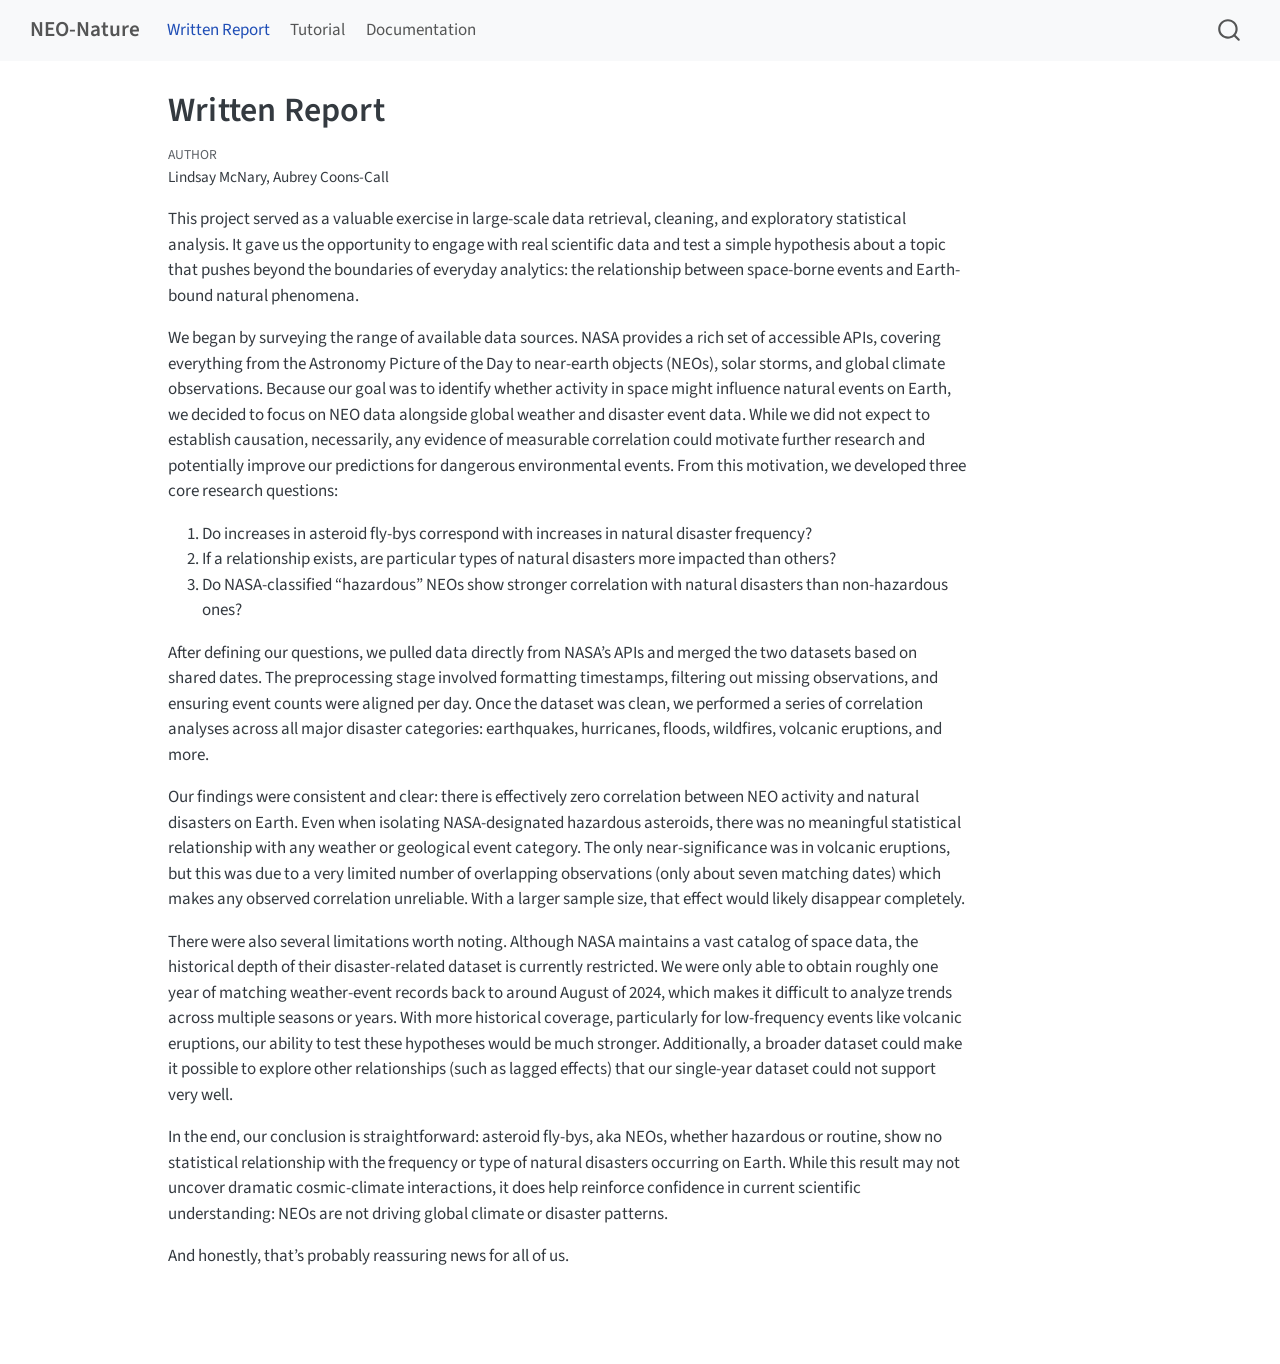
<file: docs/index.html>
<!DOCTYPE html>
<html xmlns="http://www.w3.org/1999/xhtml" lang="en" xml:lang="en"><head>

<meta charset="utf-8">
<meta name="generator" content="quarto-1.5.57">

<meta name="viewport" content="width=device-width, initial-scale=1.0, user-scalable=yes">

<meta name="author" content="Lindsay McNary, Aubrey Coons-Call">

<title>Written Report – NEO-Nature</title>
<style>
code{white-space: pre-wrap;}
span.smallcaps{font-variant: small-caps;}
div.columns{display: flex; gap: min(4vw, 1.5em);}
div.column{flex: auto; overflow-x: auto;}
div.hanging-indent{margin-left: 1.5em; text-indent: -1.5em;}
ul.task-list{list-style: none;}
ul.task-list li input[type="checkbox"] {
  width: 0.8em;
  margin: 0 0.8em 0.2em -1em; /* quarto-specific, see https://github.com/quarto-dev/quarto-cli/issues/4556 */ 
  vertical-align: middle;
}
</style>


<script src="site_libs/quarto-nav/quarto-nav.js"></script>
<script src="site_libs/quarto-nav/headroom.min.js"></script>
<script src="site_libs/clipboard/clipboard.min.js"></script>
<script src="site_libs/quarto-search/autocomplete.umd.js"></script>
<script src="site_libs/quarto-search/fuse.min.js"></script>
<script src="site_libs/quarto-search/quarto-search.js"></script>
<meta name="quarto:offset" content="./">
<script src="site_libs/quarto-html/quarto.js"></script>
<script src="site_libs/quarto-html/popper.min.js"></script>
<script src="site_libs/quarto-html/tippy.umd.min.js"></script>
<script src="site_libs/quarto-html/anchor.min.js"></script>
<link href="site_libs/quarto-html/tippy.css" rel="stylesheet">
<link href="site_libs/quarto-html/quarto-syntax-highlighting.css" rel="stylesheet" id="quarto-text-highlighting-styles">
<script src="site_libs/bootstrap/bootstrap.min.js"></script>
<link href="site_libs/bootstrap/bootstrap-icons.css" rel="stylesheet">
<link href="site_libs/bootstrap/bootstrap.min.css" rel="stylesheet" id="quarto-bootstrap" data-mode="light">
<script id="quarto-search-options" type="application/json">{
  "location": "navbar",
  "copy-button": false,
  "collapse-after": 3,
  "panel-placement": "end",
  "type": "overlay",
  "limit": 50,
  "keyboard-shortcut": [
    "f",
    "/",
    "s"
  ],
  "show-item-context": false,
  "language": {
    "search-no-results-text": "No results",
    "search-matching-documents-text": "matching documents",
    "search-copy-link-title": "Copy link to search",
    "search-hide-matches-text": "Hide additional matches",
    "search-more-match-text": "more match in this document",
    "search-more-matches-text": "more matches in this document",
    "search-clear-button-title": "Clear",
    "search-text-placeholder": "",
    "search-detached-cancel-button-title": "Cancel",
    "search-submit-button-title": "Submit",
    "search-label": "Search"
  }
}</script>


<link rel="stylesheet" href="styles.css">
</head>

<body class="nav-fixed">

<div id="quarto-search-results"></div>
  <header id="quarto-header" class="headroom fixed-top">
    <nav class="navbar navbar-expand-lg " data-bs-theme="dark">
      <div class="navbar-container container-fluid">
      <div class="navbar-brand-container mx-auto">
    <a class="navbar-brand" href="./index.html">
    <span class="navbar-title">NEO-Nature</span>
    </a>
  </div>
            <div id="quarto-search" class="" title="Search"></div>
          <button class="navbar-toggler" type="button" data-bs-toggle="collapse" data-bs-target="#navbarCollapse" aria-controls="navbarCollapse" role="menu" aria-expanded="false" aria-label="Toggle navigation" onclick="if (window.quartoToggleHeadroom) { window.quartoToggleHeadroom(); }">
  <span class="navbar-toggler-icon"></span>
</button>
          <div class="collapse navbar-collapse" id="navbarCollapse">
            <ul class="navbar-nav navbar-nav-scroll me-auto">
  <li class="nav-item">
    <a class="nav-link active" href="./index.html" aria-current="page"> 
<span class="menu-text">Written Report</span></a>
  </li>  
  <li class="nav-item">
    <a class="nav-link" href="./Tutorial.html"> 
<span class="menu-text">Tutorial</span></a>
  </li>  
  <li class="nav-item">
    <a class="nav-link" href="./Documentation.html"> 
<span class="menu-text">Documentation</span></a>
  </li>  
</ul>
          </div> <!-- /navcollapse -->
            <div class="quarto-navbar-tools">
</div>
      </div> <!-- /container-fluid -->
    </nav>
</header>
<!-- content -->
<div id="quarto-content" class="quarto-container page-columns page-rows-contents page-layout-article page-navbar">
<!-- sidebar -->
<!-- margin-sidebar -->
    <div id="quarto-margin-sidebar" class="sidebar margin-sidebar zindex-bottom">
        
    </div>
<!-- main -->
<main class="content" id="quarto-document-content">

<header id="title-block-header" class="quarto-title-block default">
<div class="quarto-title">
<h1 class="title">Written Report</h1>
</div>



<div class="quarto-title-meta">

    <div>
    <div class="quarto-title-meta-heading">Author</div>
    <div class="quarto-title-meta-contents">
             <p>Lindsay McNary, Aubrey Coons-Call </p>
          </div>
  </div>
    
  
    
  </div>
  


</header>


<p>This project served as a valuable exercise in large-scale data retrieval, cleaning, and exploratory statistical analysis. It gave us the opportunity to engage with real scientific data and test a simple hypothesis about a topic that pushes beyond the boundaries of everyday analytics: the relationship between space-borne events and Earth-bound natural phenomena.</p>
<p>We began by surveying the range of available data sources. NASA provides a rich set of accessible APIs, covering everything from the Astronomy Picture of the Day to near-earth objects (NEOs), solar storms, and global climate observations. Because our goal was to identify whether activity in space might influence natural events on Earth, we decided to focus on NEO data alongside global weather and disaster event data. While we did not expect to establish causation, necessarily, any evidence of measurable correlation could motivate further research and potentially improve our predictions for dangerous environmental events. From this motivation, we developed three core research questions:</p>
<ol type="1">
<li>Do increases in asteroid fly-bys correspond with increases in natural disaster frequency?</li>
<li>If a relationship exists, are particular types of natural disasters more impacted than others?</li>
<li>Do NASA-classified “hazardous” NEOs show stronger correlation with natural disasters than non-hazardous ones?</li>
</ol>
<p>After defining our questions, we pulled data directly from NASA’s APIs and merged the two datasets based on shared dates. The preprocessing stage involved formatting timestamps, filtering out missing observations, and ensuring event counts were aligned per day. Once the dataset was clean, we performed a series of correlation analyses across all major disaster categories: earthquakes, hurricanes, floods, wildfires, volcanic eruptions, and more.</p>
<p>Our findings were consistent and clear: there is effectively zero correlation between NEO activity and natural disasters on Earth. Even when isolating NASA-designated hazardous asteroids, there was no meaningful statistical relationship with any weather or geological event category. The only near-significance was in volcanic eruptions, but this was due to a very limited number of overlapping observations (only about seven matching dates) which makes any observed correlation unreliable. With a larger sample size, that effect would likely disappear completely.</p>
<p>There were also several limitations worth noting. Although NASA maintains a vast catalog of space data, the historical depth of their disaster-related dataset is currently restricted. We were only able to obtain roughly one year of matching weather-event records back to around August of 2024, which makes it difficult to analyze trends across multiple seasons or years. With more historical coverage, particularly for low-frequency events like volcanic eruptions, our ability to test these hypotheses would be much stronger. Additionally, a broader dataset could make it possible to explore other relationships (such as lagged effects) that our single-year dataset could not support very well.</p>
<p>In the end, our conclusion is straightforward: asteroid fly-bys, aka NEOs, whether hazardous or routine, show no statistical relationship with the frequency or type of natural disasters occurring on Earth. While this result may not uncover dramatic cosmic-climate interactions, it does help reinforce confidence in current scientific understanding: NEOs are not driving global climate or disaster patterns.</p>
<p>And honestly, that’s probably reassuring news for all of us.</p>



</main> <!-- /main -->
<script id="quarto-html-after-body" type="application/javascript">
window.document.addEventListener("DOMContentLoaded", function (event) {
  const toggleBodyColorMode = (bsSheetEl) => {
    const mode = bsSheetEl.getAttribute("data-mode");
    const bodyEl = window.document.querySelector("body");
    if (mode === "dark") {
      bodyEl.classList.add("quarto-dark");
      bodyEl.classList.remove("quarto-light");
    } else {
      bodyEl.classList.add("quarto-light");
      bodyEl.classList.remove("quarto-dark");
    }
  }
  const toggleBodyColorPrimary = () => {
    const bsSheetEl = window.document.querySelector("link#quarto-bootstrap");
    if (bsSheetEl) {
      toggleBodyColorMode(bsSheetEl);
    }
  }
  toggleBodyColorPrimary();  
  const icon = "";
  const anchorJS = new window.AnchorJS();
  anchorJS.options = {
    placement: 'right',
    icon: icon
  };
  anchorJS.add('.anchored');
  const isCodeAnnotation = (el) => {
    for (const clz of el.classList) {
      if (clz.startsWith('code-annotation-')) {                     
        return true;
      }
    }
    return false;
  }
  const onCopySuccess = function(e) {
    // button target
    const button = e.trigger;
    // don't keep focus
    button.blur();
    // flash "checked"
    button.classList.add('code-copy-button-checked');
    var currentTitle = button.getAttribute("title");
    button.setAttribute("title", "Copied!");
    let tooltip;
    if (window.bootstrap) {
      button.setAttribute("data-bs-toggle", "tooltip");
      button.setAttribute("data-bs-placement", "left");
      button.setAttribute("data-bs-title", "Copied!");
      tooltip = new bootstrap.Tooltip(button, 
        { trigger: "manual", 
          customClass: "code-copy-button-tooltip",
          offset: [0, -8]});
      tooltip.show();    
    }
    setTimeout(function() {
      if (tooltip) {
        tooltip.hide();
        button.removeAttribute("data-bs-title");
        button.removeAttribute("data-bs-toggle");
        button.removeAttribute("data-bs-placement");
      }
      button.setAttribute("title", currentTitle);
      button.classList.remove('code-copy-button-checked');
    }, 1000);
    // clear code selection
    e.clearSelection();
  }
  const getTextToCopy = function(trigger) {
      const codeEl = trigger.previousElementSibling.cloneNode(true);
      for (const childEl of codeEl.children) {
        if (isCodeAnnotation(childEl)) {
          childEl.remove();
        }
      }
      return codeEl.innerText;
  }
  const clipboard = new window.ClipboardJS('.code-copy-button:not([data-in-quarto-modal])', {
    text: getTextToCopy
  });
  clipboard.on('success', onCopySuccess);
  if (window.document.getElementById('quarto-embedded-source-code-modal')) {
    // For code content inside modals, clipBoardJS needs to be initialized with a container option
    // TODO: Check when it could be a function (https://github.com/zenorocha/clipboard.js/issues/860)
    const clipboardModal = new window.ClipboardJS('.code-copy-button[data-in-quarto-modal]', {
      text: getTextToCopy,
      container: window.document.getElementById('quarto-embedded-source-code-modal')
    });
    clipboardModal.on('success', onCopySuccess);
  }
    var localhostRegex = new RegExp(/^(?:http|https):\/\/localhost\:?[0-9]*\//);
    var mailtoRegex = new RegExp(/^mailto:/);
      var filterRegex = new RegExp('/' + window.location.host + '/');
    var isInternal = (href) => {
        return filterRegex.test(href) || localhostRegex.test(href) || mailtoRegex.test(href);
    }
    // Inspect non-navigation links and adorn them if external
 	var links = window.document.querySelectorAll('a[href]:not(.nav-link):not(.navbar-brand):not(.toc-action):not(.sidebar-link):not(.sidebar-item-toggle):not(.pagination-link):not(.no-external):not([aria-hidden]):not(.dropdown-item):not(.quarto-navigation-tool):not(.about-link)');
    for (var i=0; i<links.length; i++) {
      const link = links[i];
      if (!isInternal(link.href)) {
        // undo the damage that might have been done by quarto-nav.js in the case of
        // links that we want to consider external
        if (link.dataset.originalHref !== undefined) {
          link.href = link.dataset.originalHref;
        }
      }
    }
  function tippyHover(el, contentFn, onTriggerFn, onUntriggerFn) {
    const config = {
      allowHTML: true,
      maxWidth: 500,
      delay: 100,
      arrow: false,
      appendTo: function(el) {
          return el.parentElement;
      },
      interactive: true,
      interactiveBorder: 10,
      theme: 'quarto',
      placement: 'bottom-start',
    };
    if (contentFn) {
      config.content = contentFn;
    }
    if (onTriggerFn) {
      config.onTrigger = onTriggerFn;
    }
    if (onUntriggerFn) {
      config.onUntrigger = onUntriggerFn;
    }
    window.tippy(el, config); 
  }
  const noterefs = window.document.querySelectorAll('a[role="doc-noteref"]');
  for (var i=0; i<noterefs.length; i++) {
    const ref = noterefs[i];
    tippyHover(ref, function() {
      // use id or data attribute instead here
      let href = ref.getAttribute('data-footnote-href') || ref.getAttribute('href');
      try { href = new URL(href).hash; } catch {}
      const id = href.replace(/^#\/?/, "");
      const note = window.document.getElementById(id);
      if (note) {
        return note.innerHTML;
      } else {
        return "";
      }
    });
  }
  const xrefs = window.document.querySelectorAll('a.quarto-xref');
  const processXRef = (id, note) => {
    // Strip column container classes
    const stripColumnClz = (el) => {
      el.classList.remove("page-full", "page-columns");
      if (el.children) {
        for (const child of el.children) {
          stripColumnClz(child);
        }
      }
    }
    stripColumnClz(note)
    if (id === null || id.startsWith('sec-')) {
      // Special case sections, only their first couple elements
      const container = document.createElement("div");
      if (note.children && note.children.length > 2) {
        container.appendChild(note.children[0].cloneNode(true));
        for (let i = 1; i < note.children.length; i++) {
          const child = note.children[i];
          if (child.tagName === "P" && child.innerText === "") {
            continue;
          } else {
            container.appendChild(child.cloneNode(true));
            break;
          }
        }
        if (window.Quarto?.typesetMath) {
          window.Quarto.typesetMath(container);
        }
        return container.innerHTML
      } else {
        if (window.Quarto?.typesetMath) {
          window.Quarto.typesetMath(note);
        }
        return note.innerHTML;
      }
    } else {
      // Remove any anchor links if they are present
      const anchorLink = note.querySelector('a.anchorjs-link');
      if (anchorLink) {
        anchorLink.remove();
      }
      if (window.Quarto?.typesetMath) {
        window.Quarto.typesetMath(note);
      }
      // TODO in 1.5, we should make sure this works without a callout special case
      if (note.classList.contains("callout")) {
        return note.outerHTML;
      } else {
        return note.innerHTML;
      }
    }
  }
  for (var i=0; i<xrefs.length; i++) {
    const xref = xrefs[i];
    tippyHover(xref, undefined, function(instance) {
      instance.disable();
      let url = xref.getAttribute('href');
      let hash = undefined; 
      if (url.startsWith('#')) {
        hash = url;
      } else {
        try { hash = new URL(url).hash; } catch {}
      }
      if (hash) {
        const id = hash.replace(/^#\/?/, "");
        const note = window.document.getElementById(id);
        if (note !== null) {
          try {
            const html = processXRef(id, note.cloneNode(true));
            instance.setContent(html);
          } finally {
            instance.enable();
            instance.show();
          }
        } else {
          // See if we can fetch this
          fetch(url.split('#')[0])
          .then(res => res.text())
          .then(html => {
            const parser = new DOMParser();
            const htmlDoc = parser.parseFromString(html, "text/html");
            const note = htmlDoc.getElementById(id);
            if (note !== null) {
              const html = processXRef(id, note);
              instance.setContent(html);
            } 
          }).finally(() => {
            instance.enable();
            instance.show();
          });
        }
      } else {
        // See if we can fetch a full url (with no hash to target)
        // This is a special case and we should probably do some content thinning / targeting
        fetch(url)
        .then(res => res.text())
        .then(html => {
          const parser = new DOMParser();
          const htmlDoc = parser.parseFromString(html, "text/html");
          const note = htmlDoc.querySelector('main.content');
          if (note !== null) {
            // This should only happen for chapter cross references
            // (since there is no id in the URL)
            // remove the first header
            if (note.children.length > 0 && note.children[0].tagName === "HEADER") {
              note.children[0].remove();
            }
            const html = processXRef(null, note);
            instance.setContent(html);
          } 
        }).finally(() => {
          instance.enable();
          instance.show();
        });
      }
    }, function(instance) {
    });
  }
      let selectedAnnoteEl;
      const selectorForAnnotation = ( cell, annotation) => {
        let cellAttr = 'data-code-cell="' + cell + '"';
        let lineAttr = 'data-code-annotation="' +  annotation + '"';
        const selector = 'span[' + cellAttr + '][' + lineAttr + ']';
        return selector;
      }
      const selectCodeLines = (annoteEl) => {
        const doc = window.document;
        const targetCell = annoteEl.getAttribute("data-target-cell");
        const targetAnnotation = annoteEl.getAttribute("data-target-annotation");
        const annoteSpan = window.document.querySelector(selectorForAnnotation(targetCell, targetAnnotation));
        const lines = annoteSpan.getAttribute("data-code-lines").split(",");
        const lineIds = lines.map((line) => {
          return targetCell + "-" + line;
        })
        let top = null;
        let height = null;
        let parent = null;
        if (lineIds.length > 0) {
            //compute the position of the single el (top and bottom and make a div)
            const el = window.document.getElementById(lineIds[0]);
            top = el.offsetTop;
            height = el.offsetHeight;
            parent = el.parentElement.parentElement;
          if (lineIds.length > 1) {
            const lastEl = window.document.getElementById(lineIds[lineIds.length - 1]);
            const bottom = lastEl.offsetTop + lastEl.offsetHeight;
            height = bottom - top;
          }
          if (top !== null && height !== null && parent !== null) {
            // cook up a div (if necessary) and position it 
            let div = window.document.getElementById("code-annotation-line-highlight");
            if (div === null) {
              div = window.document.createElement("div");
              div.setAttribute("id", "code-annotation-line-highlight");
              div.style.position = 'absolute';
              parent.appendChild(div);
            }
            div.style.top = top - 2 + "px";
            div.style.height = height + 4 + "px";
            div.style.left = 0;
            let gutterDiv = window.document.getElementById("code-annotation-line-highlight-gutter");
            if (gutterDiv === null) {
              gutterDiv = window.document.createElement("div");
              gutterDiv.setAttribute("id", "code-annotation-line-highlight-gutter");
              gutterDiv.style.position = 'absolute';
              const codeCell = window.document.getElementById(targetCell);
              const gutter = codeCell.querySelector('.code-annotation-gutter');
              gutter.appendChild(gutterDiv);
            }
            gutterDiv.style.top = top - 2 + "px";
            gutterDiv.style.height = height + 4 + "px";
          }
          selectedAnnoteEl = annoteEl;
        }
      };
      const unselectCodeLines = () => {
        const elementsIds = ["code-annotation-line-highlight", "code-annotation-line-highlight-gutter"];
        elementsIds.forEach((elId) => {
          const div = window.document.getElementById(elId);
          if (div) {
            div.remove();
          }
        });
        selectedAnnoteEl = undefined;
      };
        // Handle positioning of the toggle
    window.addEventListener(
      "resize",
      throttle(() => {
        elRect = undefined;
        if (selectedAnnoteEl) {
          selectCodeLines(selectedAnnoteEl);
        }
      }, 10)
    );
    function throttle(fn, ms) {
    let throttle = false;
    let timer;
      return (...args) => {
        if(!throttle) { // first call gets through
            fn.apply(this, args);
            throttle = true;
        } else { // all the others get throttled
            if(timer) clearTimeout(timer); // cancel #2
            timer = setTimeout(() => {
              fn.apply(this, args);
              timer = throttle = false;
            }, ms);
        }
      };
    }
      // Attach click handler to the DT
      const annoteDls = window.document.querySelectorAll('dt[data-target-cell]');
      for (const annoteDlNode of annoteDls) {
        annoteDlNode.addEventListener('click', (event) => {
          const clickedEl = event.target;
          if (clickedEl !== selectedAnnoteEl) {
            unselectCodeLines();
            const activeEl = window.document.querySelector('dt[data-target-cell].code-annotation-active');
            if (activeEl) {
              activeEl.classList.remove('code-annotation-active');
            }
            selectCodeLines(clickedEl);
            clickedEl.classList.add('code-annotation-active');
          } else {
            // Unselect the line
            unselectCodeLines();
            clickedEl.classList.remove('code-annotation-active');
          }
        });
      }
  const findCites = (el) => {
    const parentEl = el.parentElement;
    if (parentEl) {
      const cites = parentEl.dataset.cites;
      if (cites) {
        return {
          el,
          cites: cites.split(' ')
        };
      } else {
        return findCites(el.parentElement)
      }
    } else {
      return undefined;
    }
  };
  var bibliorefs = window.document.querySelectorAll('a[role="doc-biblioref"]');
  for (var i=0; i<bibliorefs.length; i++) {
    const ref = bibliorefs[i];
    const citeInfo = findCites(ref);
    if (citeInfo) {
      tippyHover(citeInfo.el, function() {
        var popup = window.document.createElement('div');
        citeInfo.cites.forEach(function(cite) {
          var citeDiv = window.document.createElement('div');
          citeDiv.classList.add('hanging-indent');
          citeDiv.classList.add('csl-entry');
          var biblioDiv = window.document.getElementById('ref-' + cite);
          if (biblioDiv) {
            citeDiv.innerHTML = biblioDiv.innerHTML;
          }
          popup.appendChild(citeDiv);
        });
        return popup.innerHTML;
      });
    }
  }
});
</script>
</div> <!-- /content -->




</body></html>
</file>
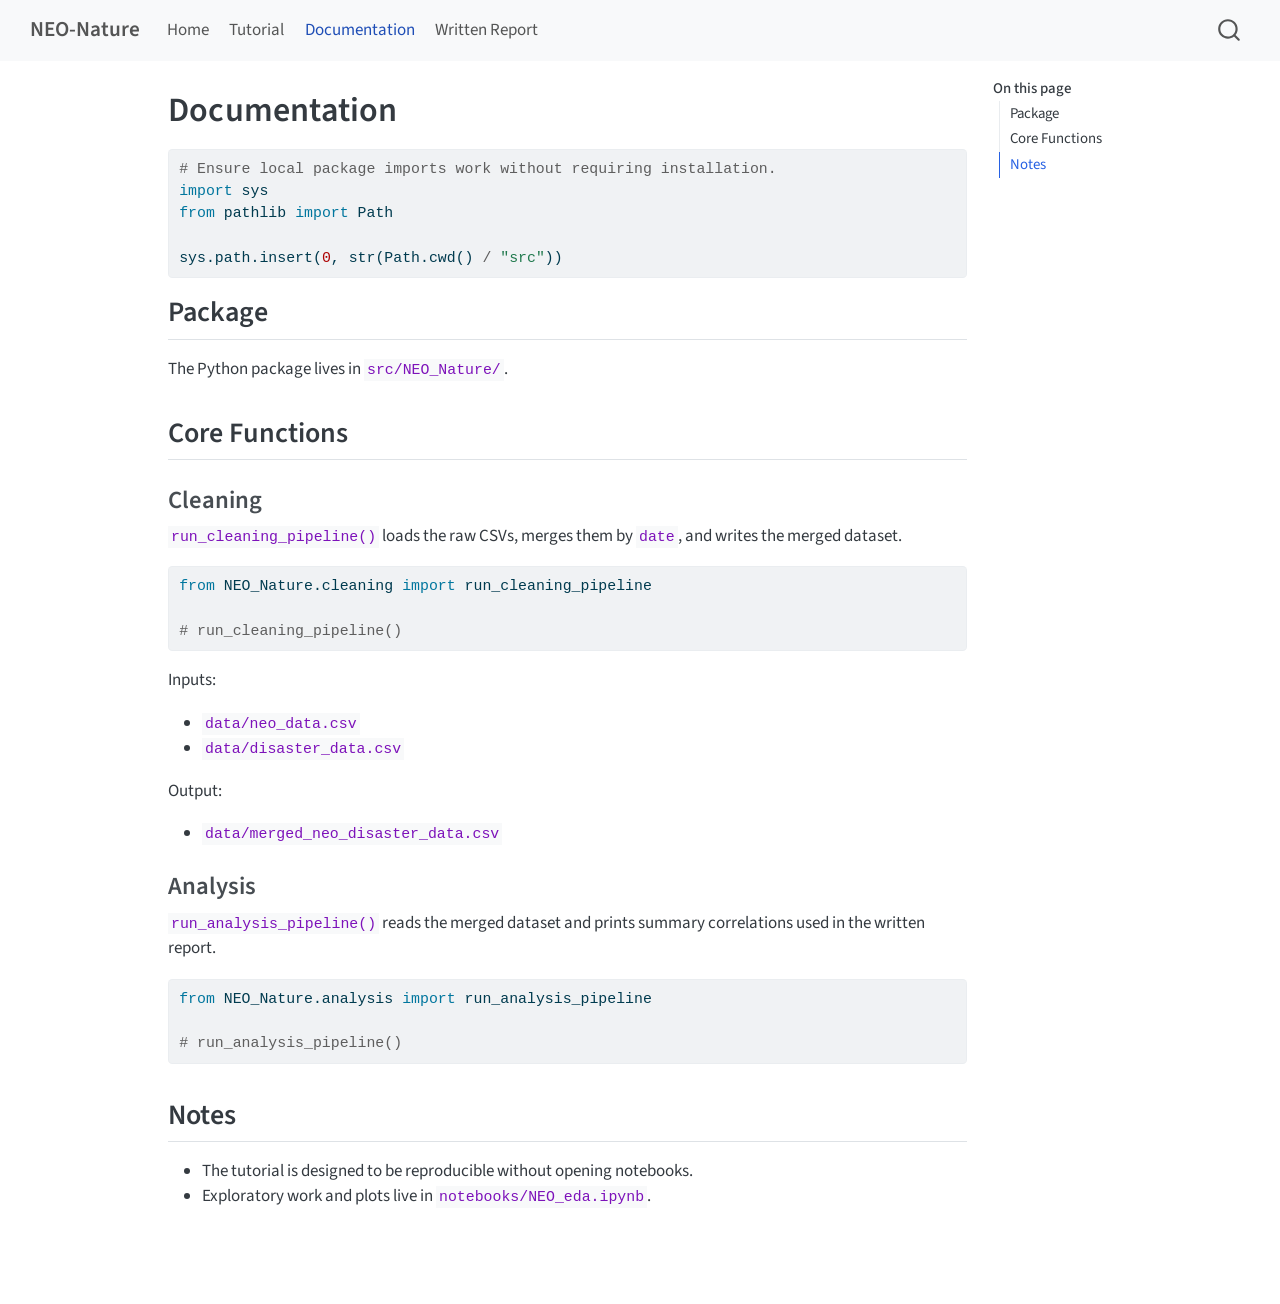
<file: docs/Documentation.html>
<!DOCTYPE html>
<html xmlns="http://www.w3.org/1999/xhtml" lang="en" xml:lang="en"><head>

<meta charset="utf-8">
<meta name="generator" content="quarto-1.5.57">

<meta name="viewport" content="width=device-width, initial-scale=1.0, user-scalable=yes">


<title>Documentation – NEO-Nature</title>
<style>
code{white-space: pre-wrap;}
span.smallcaps{font-variant: small-caps;}
div.columns{display: flex; gap: min(4vw, 1.5em);}
div.column{flex: auto; overflow-x: auto;}
div.hanging-indent{margin-left: 1.5em; text-indent: -1.5em;}
ul.task-list{list-style: none;}
ul.task-list li input[type="checkbox"] {
  width: 0.8em;
  margin: 0 0.8em 0.2em -1em; /* quarto-specific, see https://github.com/quarto-dev/quarto-cli/issues/4556 */ 
  vertical-align: middle;
}
/* CSS for syntax highlighting */
pre > code.sourceCode { white-space: pre; position: relative; }
pre > code.sourceCode > span { line-height: 1.25; }
pre > code.sourceCode > span:empty { height: 1.2em; }
.sourceCode { overflow: visible; }
code.sourceCode > span { color: inherit; text-decoration: inherit; }
div.sourceCode { margin: 1em 0; }
pre.sourceCode { margin: 0; }
@media screen {
div.sourceCode { overflow: auto; }
}
@media print {
pre > code.sourceCode { white-space: pre-wrap; }
pre > code.sourceCode > span { display: inline-block; text-indent: -5em; padding-left: 5em; }
}
pre.numberSource code
  { counter-reset: source-line 0; }
pre.numberSource code > span
  { position: relative; left: -4em; counter-increment: source-line; }
pre.numberSource code > span > a:first-child::before
  { content: counter(source-line);
    position: relative; left: -1em; text-align: right; vertical-align: baseline;
    border: none; display: inline-block;
    -webkit-touch-callout: none; -webkit-user-select: none;
    -khtml-user-select: none; -moz-user-select: none;
    -ms-user-select: none; user-select: none;
    padding: 0 4px; width: 4em;
  }
pre.numberSource { margin-left: 3em;  padding-left: 4px; }
div.sourceCode
  {   }
@media screen {
pre > code.sourceCode > span > a:first-child::before { text-decoration: underline; }
}
</style>


<script src="site_libs/quarto-nav/quarto-nav.js"></script>
<script src="site_libs/quarto-nav/headroom.min.js"></script>
<script src="site_libs/clipboard/clipboard.min.js"></script>
<script src="site_libs/quarto-search/autocomplete.umd.js"></script>
<script src="site_libs/quarto-search/fuse.min.js"></script>
<script src="site_libs/quarto-search/quarto-search.js"></script>
<meta name="quarto:offset" content="./">
<script src="site_libs/quarto-html/quarto.js"></script>
<script src="site_libs/quarto-html/popper.min.js"></script>
<script src="site_libs/quarto-html/tippy.umd.min.js"></script>
<script src="site_libs/quarto-html/anchor.min.js"></script>
<link href="site_libs/quarto-html/tippy.css" rel="stylesheet">
<link href="site_libs/quarto-html/quarto-syntax-highlighting.css" rel="stylesheet" id="quarto-text-highlighting-styles">
<script src="site_libs/bootstrap/bootstrap.min.js"></script>
<link href="site_libs/bootstrap/bootstrap-icons.css" rel="stylesheet">
<link href="site_libs/bootstrap/bootstrap.min.css" rel="stylesheet" id="quarto-bootstrap" data-mode="light">
<script id="quarto-search-options" type="application/json">{
  "location": "navbar",
  "copy-button": false,
  "collapse-after": 3,
  "panel-placement": "end",
  "type": "overlay",
  "limit": 50,
  "keyboard-shortcut": [
    "f",
    "/",
    "s"
  ],
  "show-item-context": false,
  "language": {
    "search-no-results-text": "No results",
    "search-matching-documents-text": "matching documents",
    "search-copy-link-title": "Copy link to search",
    "search-hide-matches-text": "Hide additional matches",
    "search-more-match-text": "more match in this document",
    "search-more-matches-text": "more matches in this document",
    "search-clear-button-title": "Clear",
    "search-text-placeholder": "",
    "search-detached-cancel-button-title": "Cancel",
    "search-submit-button-title": "Submit",
    "search-label": "Search"
  }
}</script>


<link rel="stylesheet" href="styles.css">
</head>

<body class="nav-fixed">

<div id="quarto-search-results"></div>
  <header id="quarto-header" class="headroom fixed-top">
    <nav class="navbar navbar-expand-lg " data-bs-theme="dark">
      <div class="navbar-container container-fluid">
      <div class="navbar-brand-container mx-auto">
    <a class="navbar-brand" href="./index.html">
    <span class="navbar-title">NEO-Nature</span>
    </a>
  </div>
            <div id="quarto-search" class="" title="Search"></div>
          <button class="navbar-toggler" type="button" data-bs-toggle="collapse" data-bs-target="#navbarCollapse" aria-controls="navbarCollapse" role="menu" aria-expanded="false" aria-label="Toggle navigation" onclick="if (window.quartoToggleHeadroom) { window.quartoToggleHeadroom(); }">
  <span class="navbar-toggler-icon"></span>
</button>
          <div class="collapse navbar-collapse" id="navbarCollapse">
            <ul class="navbar-nav navbar-nav-scroll me-auto">
  <li class="nav-item">
    <a class="nav-link" href="./index.html"> 
<span class="menu-text">Home</span></a>
  </li>  
  <li class="nav-item">
    <a class="nav-link" href="./Tutorial.html"> 
<span class="menu-text">Tutorial</span></a>
  </li>  
  <li class="nav-item">
    <a class="nav-link active" href="./Documentation.html" aria-current="page"> 
<span class="menu-text">Documentation</span></a>
  </li>  
  <li class="nav-item">
    <a class="nav-link" href="./WrittenReport.html"> 
<span class="menu-text">Written Report</span></a>
  </li>  
</ul>
          </div> <!-- /navcollapse -->
            <div class="quarto-navbar-tools">
</div>
      </div> <!-- /container-fluid -->
    </nav>
</header>
<!-- content -->
<div id="quarto-content" class="quarto-container page-columns page-rows-contents page-layout-article page-navbar">
<!-- sidebar -->
<!-- margin-sidebar -->
    <div id="quarto-margin-sidebar" class="sidebar margin-sidebar">
        <nav id="TOC" role="doc-toc" class="toc-active">
    <h2 id="toc-title">On this page</h2>
   
  <ul>
  <li><a href="#package" id="toc-package" class="nav-link active" data-scroll-target="#package">Package</a></li>
  <li><a href="#core-functions" id="toc-core-functions" class="nav-link" data-scroll-target="#core-functions">Core Functions</a>
  <ul class="collapse">
  <li><a href="#cleaning" id="toc-cleaning" class="nav-link" data-scroll-target="#cleaning">Cleaning</a></li>
  <li><a href="#analysis" id="toc-analysis" class="nav-link" data-scroll-target="#analysis">Analysis</a></li>
  </ul></li>
  <li><a href="#notes" id="toc-notes" class="nav-link" data-scroll-target="#notes">Notes</a></li>
  </ul>
</nav>
    </div>
<!-- main -->
<main class="content" id="quarto-document-content">

<header id="title-block-header" class="quarto-title-block default">
<div class="quarto-title">
<h1 class="title">Documentation</h1>
</div>



<div class="quarto-title-meta">

    
  
    
  </div>
  


</header>


<div id="9567f211" class="cell">
<div class="sourceCode cell-code" id="cb1"><pre class="sourceCode python code-with-copy"><code class="sourceCode python"><span id="cb1-1"><a href="#cb1-1" aria-hidden="true" tabindex="-1"></a><span class="co"># Ensure local package imports work without requiring installation.</span></span>
<span id="cb1-2"><a href="#cb1-2" aria-hidden="true" tabindex="-1"></a><span class="im">import</span> sys</span>
<span id="cb1-3"><a href="#cb1-3" aria-hidden="true" tabindex="-1"></a><span class="im">from</span> pathlib <span class="im">import</span> Path</span>
<span id="cb1-4"><a href="#cb1-4" aria-hidden="true" tabindex="-1"></a></span>
<span id="cb1-5"><a href="#cb1-5" aria-hidden="true" tabindex="-1"></a>sys.path.insert(<span class="dv">0</span>, <span class="bu">str</span>(Path.cwd() <span class="op">/</span> <span class="st">"src"</span>))</span></code><button title="Copy to Clipboard" class="code-copy-button"><i class="bi"></i></button></pre></div>
</div>
<section id="package" class="level2">
<h2 class="anchored" data-anchor-id="package">Package</h2>
<p>The Python package lives in <code>src/NEO_Nature/</code>.</p>
</section>
<section id="core-functions" class="level2">
<h2 class="anchored" data-anchor-id="core-functions">Core Functions</h2>
<section id="cleaning" class="level3">
<h3 class="anchored" data-anchor-id="cleaning">Cleaning</h3>
<p><code>run_cleaning_pipeline()</code> loads the raw CSVs, merges them by <code>date</code>, and writes the merged dataset.</p>
<div id="d8190624" class="cell">
<div class="sourceCode cell-code" id="cb2"><pre class="sourceCode python code-with-copy"><code class="sourceCode python"><span id="cb2-1"><a href="#cb2-1" aria-hidden="true" tabindex="-1"></a><span class="im">from</span> NEO_Nature.cleaning <span class="im">import</span> run_cleaning_pipeline</span>
<span id="cb2-2"><a href="#cb2-2" aria-hidden="true" tabindex="-1"></a></span>
<span id="cb2-3"><a href="#cb2-3" aria-hidden="true" tabindex="-1"></a><span class="co"># run_cleaning_pipeline()</span></span></code><button title="Copy to Clipboard" class="code-copy-button"><i class="bi"></i></button></pre></div>
</div>
<p>Inputs:</p>
<ul>
<li><code>data/neo_data.csv</code></li>
<li><code>data/disaster_data.csv</code></li>
</ul>
<p>Output:</p>
<ul>
<li><code>data/merged_neo_disaster_data.csv</code></li>
</ul>
</section>
<section id="analysis" class="level3">
<h3 class="anchored" data-anchor-id="analysis">Analysis</h3>
<p><code>run_analysis_pipeline()</code> reads the merged dataset and prints summary correlations used in the written report.</p>
<div id="097e38f8" class="cell">
<div class="sourceCode cell-code" id="cb3"><pre class="sourceCode python code-with-copy"><code class="sourceCode python"><span id="cb3-1"><a href="#cb3-1" aria-hidden="true" tabindex="-1"></a><span class="im">from</span> NEO_Nature.analysis <span class="im">import</span> run_analysis_pipeline</span>
<span id="cb3-2"><a href="#cb3-2" aria-hidden="true" tabindex="-1"></a></span>
<span id="cb3-3"><a href="#cb3-3" aria-hidden="true" tabindex="-1"></a><span class="co"># run_analysis_pipeline()</span></span></code><button title="Copy to Clipboard" class="code-copy-button"><i class="bi"></i></button></pre></div>
</div>
</section>
</section>
<section id="notes" class="level2">
<h2 class="anchored" data-anchor-id="notes">Notes</h2>
<ul>
<li>The tutorial is designed to be reproducible without opening notebooks.</li>
<li>Exploratory work and plots live in <code>notebooks/NEO_eda.ipynb</code>.</li>
</ul>


</section>

</main> <!-- /main -->
<script id="quarto-html-after-body" type="application/javascript">
window.document.addEventListener("DOMContentLoaded", function (event) {
  const toggleBodyColorMode = (bsSheetEl) => {
    const mode = bsSheetEl.getAttribute("data-mode");
    const bodyEl = window.document.querySelector("body");
    if (mode === "dark") {
      bodyEl.classList.add("quarto-dark");
      bodyEl.classList.remove("quarto-light");
    } else {
      bodyEl.classList.add("quarto-light");
      bodyEl.classList.remove("quarto-dark");
    }
  }
  const toggleBodyColorPrimary = () => {
    const bsSheetEl = window.document.querySelector("link#quarto-bootstrap");
    if (bsSheetEl) {
      toggleBodyColorMode(bsSheetEl);
    }
  }
  toggleBodyColorPrimary();  
  const icon = "";
  const anchorJS = new window.AnchorJS();
  anchorJS.options = {
    placement: 'right',
    icon: icon
  };
  anchorJS.add('.anchored');
  const isCodeAnnotation = (el) => {
    for (const clz of el.classList) {
      if (clz.startsWith('code-annotation-')) {                     
        return true;
      }
    }
    return false;
  }
  const onCopySuccess = function(e) {
    // button target
    const button = e.trigger;
    // don't keep focus
    button.blur();
    // flash "checked"
    button.classList.add('code-copy-button-checked');
    var currentTitle = button.getAttribute("title");
    button.setAttribute("title", "Copied!");
    let tooltip;
    if (window.bootstrap) {
      button.setAttribute("data-bs-toggle", "tooltip");
      button.setAttribute("data-bs-placement", "left");
      button.setAttribute("data-bs-title", "Copied!");
      tooltip = new bootstrap.Tooltip(button, 
        { trigger: "manual", 
          customClass: "code-copy-button-tooltip",
          offset: [0, -8]});
      tooltip.show();    
    }
    setTimeout(function() {
      if (tooltip) {
        tooltip.hide();
        button.removeAttribute("data-bs-title");
        button.removeAttribute("data-bs-toggle");
        button.removeAttribute("data-bs-placement");
      }
      button.setAttribute("title", currentTitle);
      button.classList.remove('code-copy-button-checked');
    }, 1000);
    // clear code selection
    e.clearSelection();
  }
  const getTextToCopy = function(trigger) {
      const codeEl = trigger.previousElementSibling.cloneNode(true);
      for (const childEl of codeEl.children) {
        if (isCodeAnnotation(childEl)) {
          childEl.remove();
        }
      }
      return codeEl.innerText;
  }
  const clipboard = new window.ClipboardJS('.code-copy-button:not([data-in-quarto-modal])', {
    text: getTextToCopy
  });
  clipboard.on('success', onCopySuccess);
  if (window.document.getElementById('quarto-embedded-source-code-modal')) {
    // For code content inside modals, clipBoardJS needs to be initialized with a container option
    // TODO: Check when it could be a function (https://github.com/zenorocha/clipboard.js/issues/860)
    const clipboardModal = new window.ClipboardJS('.code-copy-button[data-in-quarto-modal]', {
      text: getTextToCopy,
      container: window.document.getElementById('quarto-embedded-source-code-modal')
    });
    clipboardModal.on('success', onCopySuccess);
  }
    var localhostRegex = new RegExp(/^(?:http|https):\/\/localhost\:?[0-9]*\//);
    var mailtoRegex = new RegExp(/^mailto:/);
      var filterRegex = new RegExp('/' + window.location.host + '/');
    var isInternal = (href) => {
        return filterRegex.test(href) || localhostRegex.test(href) || mailtoRegex.test(href);
    }
    // Inspect non-navigation links and adorn them if external
 	var links = window.document.querySelectorAll('a[href]:not(.nav-link):not(.navbar-brand):not(.toc-action):not(.sidebar-link):not(.sidebar-item-toggle):not(.pagination-link):not(.no-external):not([aria-hidden]):not(.dropdown-item):not(.quarto-navigation-tool):not(.about-link)');
    for (var i=0; i<links.length; i++) {
      const link = links[i];
      if (!isInternal(link.href)) {
        // undo the damage that might have been done by quarto-nav.js in the case of
        // links that we want to consider external
        if (link.dataset.originalHref !== undefined) {
          link.href = link.dataset.originalHref;
        }
      }
    }
  function tippyHover(el, contentFn, onTriggerFn, onUntriggerFn) {
    const config = {
      allowHTML: true,
      maxWidth: 500,
      delay: 100,
      arrow: false,
      appendTo: function(el) {
          return el.parentElement;
      },
      interactive: true,
      interactiveBorder: 10,
      theme: 'quarto',
      placement: 'bottom-start',
    };
    if (contentFn) {
      config.content = contentFn;
    }
    if (onTriggerFn) {
      config.onTrigger = onTriggerFn;
    }
    if (onUntriggerFn) {
      config.onUntrigger = onUntriggerFn;
    }
    window.tippy(el, config); 
  }
  const noterefs = window.document.querySelectorAll('a[role="doc-noteref"]');
  for (var i=0; i<noterefs.length; i++) {
    const ref = noterefs[i];
    tippyHover(ref, function() {
      // use id or data attribute instead here
      let href = ref.getAttribute('data-footnote-href') || ref.getAttribute('href');
      try { href = new URL(href).hash; } catch {}
      const id = href.replace(/^#\/?/, "");
      const note = window.document.getElementById(id);
      if (note) {
        return note.innerHTML;
      } else {
        return "";
      }
    });
  }
  const xrefs = window.document.querySelectorAll('a.quarto-xref');
  const processXRef = (id, note) => {
    // Strip column container classes
    const stripColumnClz = (el) => {
      el.classList.remove("page-full", "page-columns");
      if (el.children) {
        for (const child of el.children) {
          stripColumnClz(child);
        }
      }
    }
    stripColumnClz(note)
    if (id === null || id.startsWith('sec-')) {
      // Special case sections, only their first couple elements
      const container = document.createElement("div");
      if (note.children && note.children.length > 2) {
        container.appendChild(note.children[0].cloneNode(true));
        for (let i = 1; i < note.children.length; i++) {
          const child = note.children[i];
          if (child.tagName === "P" && child.innerText === "") {
            continue;
          } else {
            container.appendChild(child.cloneNode(true));
            break;
          }
        }
        if (window.Quarto?.typesetMath) {
          window.Quarto.typesetMath(container);
        }
        return container.innerHTML
      } else {
        if (window.Quarto?.typesetMath) {
          window.Quarto.typesetMath(note);
        }
        return note.innerHTML;
      }
    } else {
      // Remove any anchor links if they are present
      const anchorLink = note.querySelector('a.anchorjs-link');
      if (anchorLink) {
        anchorLink.remove();
      }
      if (window.Quarto?.typesetMath) {
        window.Quarto.typesetMath(note);
      }
      // TODO in 1.5, we should make sure this works without a callout special case
      if (note.classList.contains("callout")) {
        return note.outerHTML;
      } else {
        return note.innerHTML;
      }
    }
  }
  for (var i=0; i<xrefs.length; i++) {
    const xref = xrefs[i];
    tippyHover(xref, undefined, function(instance) {
      instance.disable();
      let url = xref.getAttribute('href');
      let hash = undefined; 
      if (url.startsWith('#')) {
        hash = url;
      } else {
        try { hash = new URL(url).hash; } catch {}
      }
      if (hash) {
        const id = hash.replace(/^#\/?/, "");
        const note = window.document.getElementById(id);
        if (note !== null) {
          try {
            const html = processXRef(id, note.cloneNode(true));
            instance.setContent(html);
          } finally {
            instance.enable();
            instance.show();
          }
        } else {
          // See if we can fetch this
          fetch(url.split('#')[0])
          .then(res => res.text())
          .then(html => {
            const parser = new DOMParser();
            const htmlDoc = parser.parseFromString(html, "text/html");
            const note = htmlDoc.getElementById(id);
            if (note !== null) {
              const html = processXRef(id, note);
              instance.setContent(html);
            } 
          }).finally(() => {
            instance.enable();
            instance.show();
          });
        }
      } else {
        // See if we can fetch a full url (with no hash to target)
        // This is a special case and we should probably do some content thinning / targeting
        fetch(url)
        .then(res => res.text())
        .then(html => {
          const parser = new DOMParser();
          const htmlDoc = parser.parseFromString(html, "text/html");
          const note = htmlDoc.querySelector('main.content');
          if (note !== null) {
            // This should only happen for chapter cross references
            // (since there is no id in the URL)
            // remove the first header
            if (note.children.length > 0 && note.children[0].tagName === "HEADER") {
              note.children[0].remove();
            }
            const html = processXRef(null, note);
            instance.setContent(html);
          } 
        }).finally(() => {
          instance.enable();
          instance.show();
        });
      }
    }, function(instance) {
    });
  }
      let selectedAnnoteEl;
      const selectorForAnnotation = ( cell, annotation) => {
        let cellAttr = 'data-code-cell="' + cell + '"';
        let lineAttr = 'data-code-annotation="' +  annotation + '"';
        const selector = 'span[' + cellAttr + '][' + lineAttr + ']';
        return selector;
      }
      const selectCodeLines = (annoteEl) => {
        const doc = window.document;
        const targetCell = annoteEl.getAttribute("data-target-cell");
        const targetAnnotation = annoteEl.getAttribute("data-target-annotation");
        const annoteSpan = window.document.querySelector(selectorForAnnotation(targetCell, targetAnnotation));
        const lines = annoteSpan.getAttribute("data-code-lines").split(",");
        const lineIds = lines.map((line) => {
          return targetCell + "-" + line;
        })
        let top = null;
        let height = null;
        let parent = null;
        if (lineIds.length > 0) {
            //compute the position of the single el (top and bottom and make a div)
            const el = window.document.getElementById(lineIds[0]);
            top = el.offsetTop;
            height = el.offsetHeight;
            parent = el.parentElement.parentElement;
          if (lineIds.length > 1) {
            const lastEl = window.document.getElementById(lineIds[lineIds.length - 1]);
            const bottom = lastEl.offsetTop + lastEl.offsetHeight;
            height = bottom - top;
          }
          if (top !== null && height !== null && parent !== null) {
            // cook up a div (if necessary) and position it 
            let div = window.document.getElementById("code-annotation-line-highlight");
            if (div === null) {
              div = window.document.createElement("div");
              div.setAttribute("id", "code-annotation-line-highlight");
              div.style.position = 'absolute';
              parent.appendChild(div);
            }
            div.style.top = top - 2 + "px";
            div.style.height = height + 4 + "px";
            div.style.left = 0;
            let gutterDiv = window.document.getElementById("code-annotation-line-highlight-gutter");
            if (gutterDiv === null) {
              gutterDiv = window.document.createElement("div");
              gutterDiv.setAttribute("id", "code-annotation-line-highlight-gutter");
              gutterDiv.style.position = 'absolute';
              const codeCell = window.document.getElementById(targetCell);
              const gutter = codeCell.querySelector('.code-annotation-gutter');
              gutter.appendChild(gutterDiv);
            }
            gutterDiv.style.top = top - 2 + "px";
            gutterDiv.style.height = height + 4 + "px";
          }
          selectedAnnoteEl = annoteEl;
        }
      };
      const unselectCodeLines = () => {
        const elementsIds = ["code-annotation-line-highlight", "code-annotation-line-highlight-gutter"];
        elementsIds.forEach((elId) => {
          const div = window.document.getElementById(elId);
          if (div) {
            div.remove();
          }
        });
        selectedAnnoteEl = undefined;
      };
        // Handle positioning of the toggle
    window.addEventListener(
      "resize",
      throttle(() => {
        elRect = undefined;
        if (selectedAnnoteEl) {
          selectCodeLines(selectedAnnoteEl);
        }
      }, 10)
    );
    function throttle(fn, ms) {
    let throttle = false;
    let timer;
      return (...args) => {
        if(!throttle) { // first call gets through
            fn.apply(this, args);
            throttle = true;
        } else { // all the others get throttled
            if(timer) clearTimeout(timer); // cancel #2
            timer = setTimeout(() => {
              fn.apply(this, args);
              timer = throttle = false;
            }, ms);
        }
      };
    }
      // Attach click handler to the DT
      const annoteDls = window.document.querySelectorAll('dt[data-target-cell]');
      for (const annoteDlNode of annoteDls) {
        annoteDlNode.addEventListener('click', (event) => {
          const clickedEl = event.target;
          if (clickedEl !== selectedAnnoteEl) {
            unselectCodeLines();
            const activeEl = window.document.querySelector('dt[data-target-cell].code-annotation-active');
            if (activeEl) {
              activeEl.classList.remove('code-annotation-active');
            }
            selectCodeLines(clickedEl);
            clickedEl.classList.add('code-annotation-active');
          } else {
            // Unselect the line
            unselectCodeLines();
            clickedEl.classList.remove('code-annotation-active');
          }
        });
      }
  const findCites = (el) => {
    const parentEl = el.parentElement;
    if (parentEl) {
      const cites = parentEl.dataset.cites;
      if (cites) {
        return {
          el,
          cites: cites.split(' ')
        };
      } else {
        return findCites(el.parentElement)
      }
    } else {
      return undefined;
    }
  };
  var bibliorefs = window.document.querySelectorAll('a[role="doc-biblioref"]');
  for (var i=0; i<bibliorefs.length; i++) {
    const ref = bibliorefs[i];
    const citeInfo = findCites(ref);
    if (citeInfo) {
      tippyHover(citeInfo.el, function() {
        var popup = window.document.createElement('div');
        citeInfo.cites.forEach(function(cite) {
          var citeDiv = window.document.createElement('div');
          citeDiv.classList.add('hanging-indent');
          citeDiv.classList.add('csl-entry');
          var biblioDiv = window.document.getElementById('ref-' + cite);
          if (biblioDiv) {
            citeDiv.innerHTML = biblioDiv.innerHTML;
          }
          popup.appendChild(citeDiv);
        });
        return popup.innerHTML;
      });
    }
  }
});
</script>
</div> <!-- /content -->




</body></html>
</file>
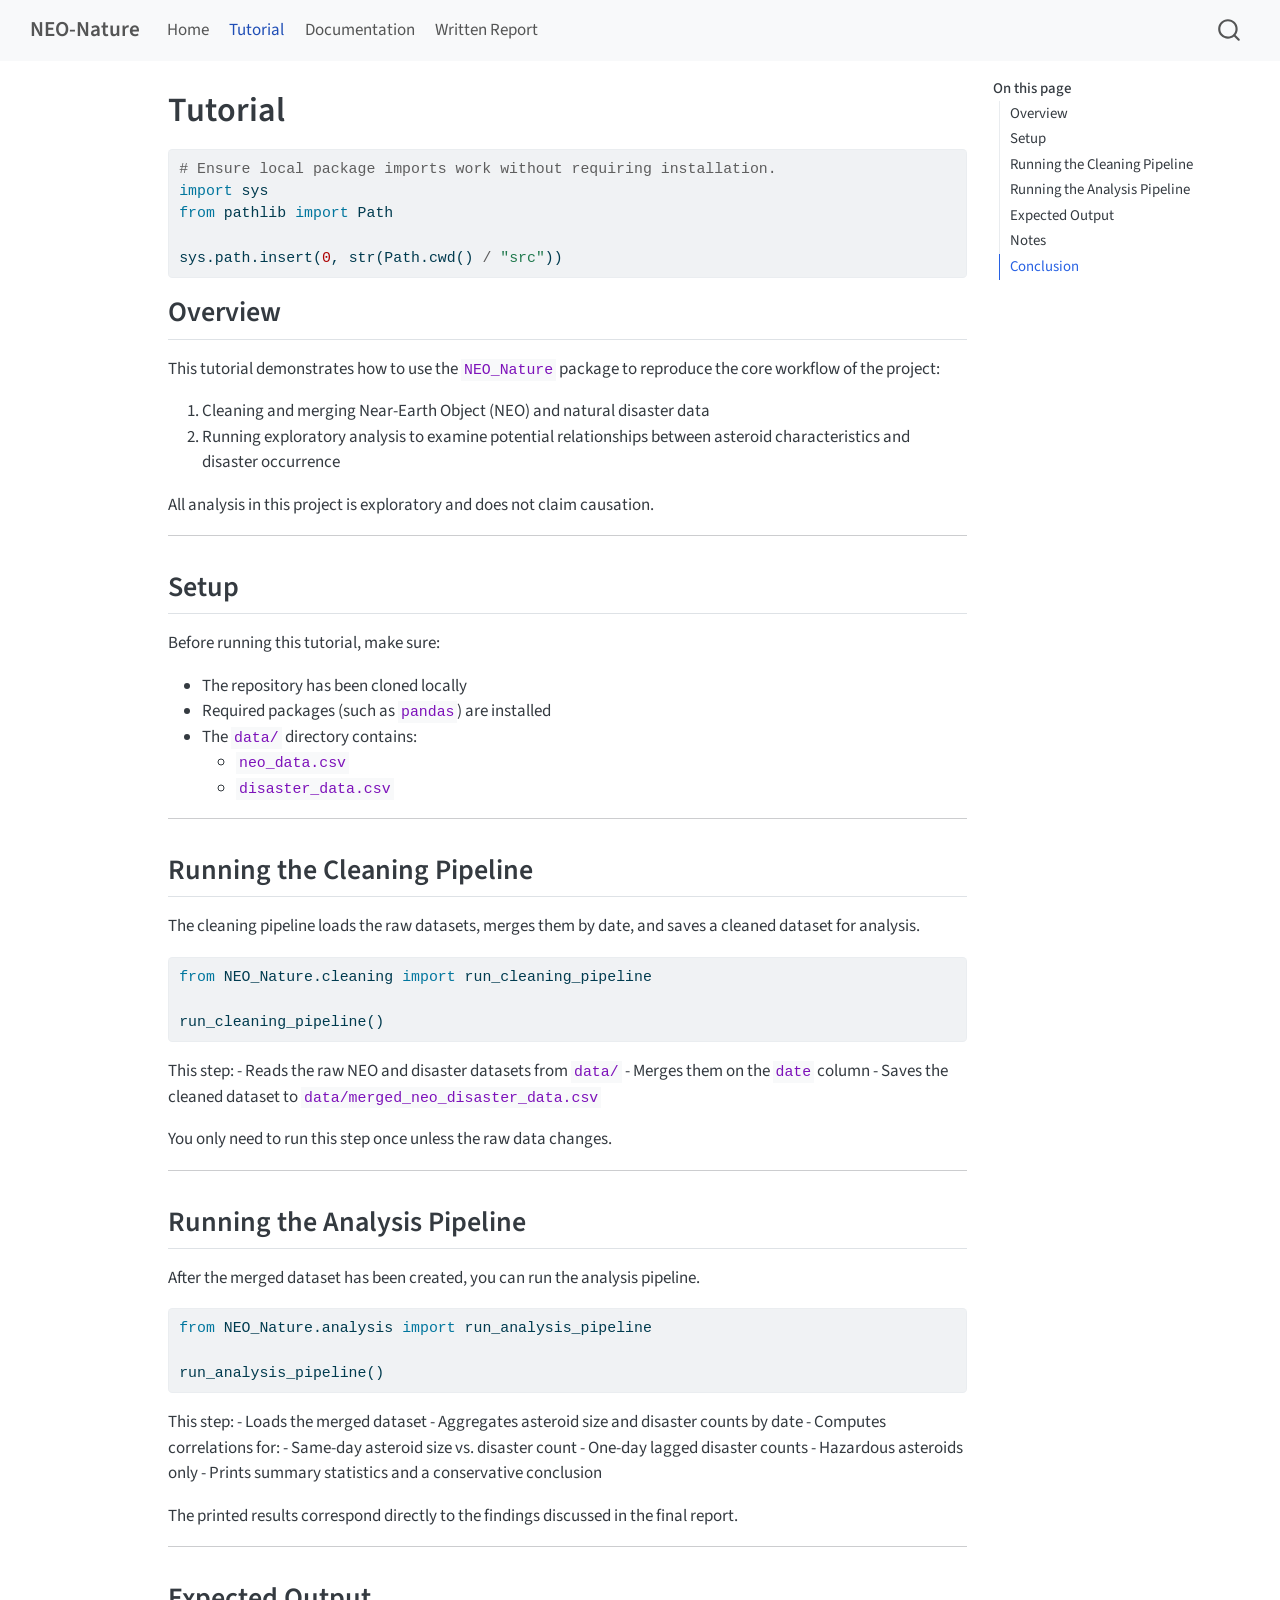
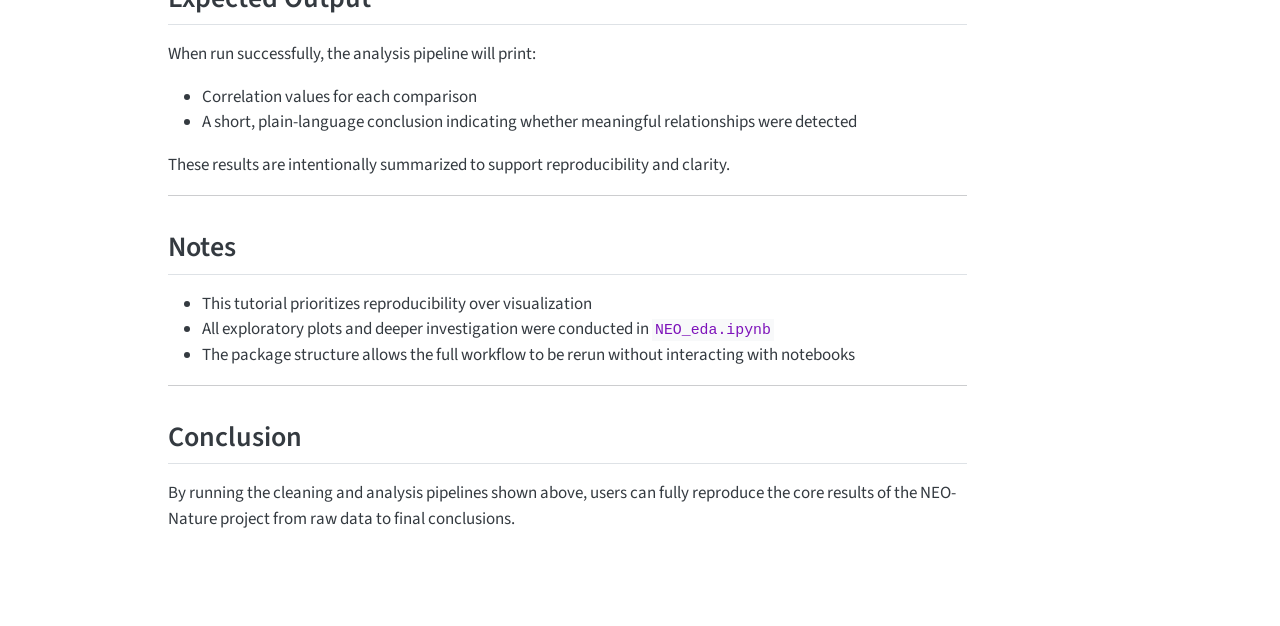
<file: docs/Tutorial.html>
<!DOCTYPE html>
<html xmlns="http://www.w3.org/1999/xhtml" lang="en" xml:lang="en"><head>

<meta charset="utf-8">
<meta name="generator" content="quarto-1.5.57">

<meta name="viewport" content="width=device-width, initial-scale=1.0, user-scalable=yes">


<title>Tutorial – NEO-Nature</title>
<style>
code{white-space: pre-wrap;}
span.smallcaps{font-variant: small-caps;}
div.columns{display: flex; gap: min(4vw, 1.5em);}
div.column{flex: auto; overflow-x: auto;}
div.hanging-indent{margin-left: 1.5em; text-indent: -1.5em;}
ul.task-list{list-style: none;}
ul.task-list li input[type="checkbox"] {
  width: 0.8em;
  margin: 0 0.8em 0.2em -1em; /* quarto-specific, see https://github.com/quarto-dev/quarto-cli/issues/4556 */ 
  vertical-align: middle;
}
/* CSS for syntax highlighting */
pre > code.sourceCode { white-space: pre; position: relative; }
pre > code.sourceCode > span { line-height: 1.25; }
pre > code.sourceCode > span:empty { height: 1.2em; }
.sourceCode { overflow: visible; }
code.sourceCode > span { color: inherit; text-decoration: inherit; }
div.sourceCode { margin: 1em 0; }
pre.sourceCode { margin: 0; }
@media screen {
div.sourceCode { overflow: auto; }
}
@media print {
pre > code.sourceCode { white-space: pre-wrap; }
pre > code.sourceCode > span { display: inline-block; text-indent: -5em; padding-left: 5em; }
}
pre.numberSource code
  { counter-reset: source-line 0; }
pre.numberSource code > span
  { position: relative; left: -4em; counter-increment: source-line; }
pre.numberSource code > span > a:first-child::before
  { content: counter(source-line);
    position: relative; left: -1em; text-align: right; vertical-align: baseline;
    border: none; display: inline-block;
    -webkit-touch-callout: none; -webkit-user-select: none;
    -khtml-user-select: none; -moz-user-select: none;
    -ms-user-select: none; user-select: none;
    padding: 0 4px; width: 4em;
  }
pre.numberSource { margin-left: 3em;  padding-left: 4px; }
div.sourceCode
  {   }
@media screen {
pre > code.sourceCode > span > a:first-child::before { text-decoration: underline; }
}
</style>


<script src="site_libs/quarto-nav/quarto-nav.js"></script>
<script src="site_libs/quarto-nav/headroom.min.js"></script>
<script src="site_libs/clipboard/clipboard.min.js"></script>
<script src="site_libs/quarto-search/autocomplete.umd.js"></script>
<script src="site_libs/quarto-search/fuse.min.js"></script>
<script src="site_libs/quarto-search/quarto-search.js"></script>
<meta name="quarto:offset" content="./">
<script src="site_libs/quarto-html/quarto.js"></script>
<script src="site_libs/quarto-html/popper.min.js"></script>
<script src="site_libs/quarto-html/tippy.umd.min.js"></script>
<script src="site_libs/quarto-html/anchor.min.js"></script>
<link href="site_libs/quarto-html/tippy.css" rel="stylesheet">
<link href="site_libs/quarto-html/quarto-syntax-highlighting.css" rel="stylesheet" id="quarto-text-highlighting-styles">
<script src="site_libs/bootstrap/bootstrap.min.js"></script>
<link href="site_libs/bootstrap/bootstrap-icons.css" rel="stylesheet">
<link href="site_libs/bootstrap/bootstrap.min.css" rel="stylesheet" id="quarto-bootstrap" data-mode="light">
<script id="quarto-search-options" type="application/json">{
  "location": "navbar",
  "copy-button": false,
  "collapse-after": 3,
  "panel-placement": "end",
  "type": "overlay",
  "limit": 50,
  "keyboard-shortcut": [
    "f",
    "/",
    "s"
  ],
  "show-item-context": false,
  "language": {
    "search-no-results-text": "No results",
    "search-matching-documents-text": "matching documents",
    "search-copy-link-title": "Copy link to search",
    "search-hide-matches-text": "Hide additional matches",
    "search-more-match-text": "more match in this document",
    "search-more-matches-text": "more matches in this document",
    "search-clear-button-title": "Clear",
    "search-text-placeholder": "",
    "search-detached-cancel-button-title": "Cancel",
    "search-submit-button-title": "Submit",
    "search-label": "Search"
  }
}</script>


<link rel="stylesheet" href="styles.css">
</head>

<body class="nav-fixed">

<div id="quarto-search-results"></div>
  <header id="quarto-header" class="headroom fixed-top">
    <nav class="navbar navbar-expand-lg " data-bs-theme="dark">
      <div class="navbar-container container-fluid">
      <div class="navbar-brand-container mx-auto">
    <a class="navbar-brand" href="./index.html">
    <span class="navbar-title">NEO-Nature</span>
    </a>
  </div>
            <div id="quarto-search" class="" title="Search"></div>
          <button class="navbar-toggler" type="button" data-bs-toggle="collapse" data-bs-target="#navbarCollapse" aria-controls="navbarCollapse" role="menu" aria-expanded="false" aria-label="Toggle navigation" onclick="if (window.quartoToggleHeadroom) { window.quartoToggleHeadroom(); }">
  <span class="navbar-toggler-icon"></span>
</button>
          <div class="collapse navbar-collapse" id="navbarCollapse">
            <ul class="navbar-nav navbar-nav-scroll me-auto">
  <li class="nav-item">
    <a class="nav-link" href="./index.html"> 
<span class="menu-text">Home</span></a>
  </li>  
  <li class="nav-item">
    <a class="nav-link active" href="./Tutorial.html" aria-current="page"> 
<span class="menu-text">Tutorial</span></a>
  </li>  
  <li class="nav-item">
    <a class="nav-link" href="./Documentation.html"> 
<span class="menu-text">Documentation</span></a>
  </li>  
  <li class="nav-item">
    <a class="nav-link" href="./WrittenReport.html"> 
<span class="menu-text">Written Report</span></a>
  </li>  
</ul>
          </div> <!-- /navcollapse -->
            <div class="quarto-navbar-tools">
</div>
      </div> <!-- /container-fluid -->
    </nav>
</header>
<!-- content -->
<div id="quarto-content" class="quarto-container page-columns page-rows-contents page-layout-article page-navbar">
<!-- sidebar -->
<!-- margin-sidebar -->
    <div id="quarto-margin-sidebar" class="sidebar margin-sidebar">
        <nav id="TOC" role="doc-toc" class="toc-active">
    <h2 id="toc-title">On this page</h2>
   
  <ul>
  <li><a href="#overview" id="toc-overview" class="nav-link active" data-scroll-target="#overview">Overview</a></li>
  <li><a href="#setup" id="toc-setup" class="nav-link" data-scroll-target="#setup">Setup</a></li>
  <li><a href="#running-the-cleaning-pipeline" id="toc-running-the-cleaning-pipeline" class="nav-link" data-scroll-target="#running-the-cleaning-pipeline">Running the Cleaning Pipeline</a></li>
  <li><a href="#running-the-analysis-pipeline" id="toc-running-the-analysis-pipeline" class="nav-link" data-scroll-target="#running-the-analysis-pipeline">Running the Analysis Pipeline</a></li>
  <li><a href="#expected-output" id="toc-expected-output" class="nav-link" data-scroll-target="#expected-output">Expected Output</a></li>
  <li><a href="#notes" id="toc-notes" class="nav-link" data-scroll-target="#notes">Notes</a></li>
  <li><a href="#conclusion" id="toc-conclusion" class="nav-link" data-scroll-target="#conclusion">Conclusion</a></li>
  </ul>
</nav>
    </div>
<!-- main -->
<main class="content" id="quarto-document-content">

<header id="title-block-header" class="quarto-title-block default">
<div class="quarto-title">
<h1 class="title">Tutorial</h1>
</div>



<div class="quarto-title-meta">

    
  
    
  </div>
  


</header>


<div id="2c7ccc84" class="cell">
<div class="sourceCode cell-code" id="cb1"><pre class="sourceCode python code-with-copy"><code class="sourceCode python"><span id="cb1-1"><a href="#cb1-1" aria-hidden="true" tabindex="-1"></a><span class="co"># Ensure local package imports work without requiring installation.</span></span>
<span id="cb1-2"><a href="#cb1-2" aria-hidden="true" tabindex="-1"></a><span class="im">import</span> sys</span>
<span id="cb1-3"><a href="#cb1-3" aria-hidden="true" tabindex="-1"></a><span class="im">from</span> pathlib <span class="im">import</span> Path</span>
<span id="cb1-4"><a href="#cb1-4" aria-hidden="true" tabindex="-1"></a></span>
<span id="cb1-5"><a href="#cb1-5" aria-hidden="true" tabindex="-1"></a>sys.path.insert(<span class="dv">0</span>, <span class="bu">str</span>(Path.cwd() <span class="op">/</span> <span class="st">"src"</span>))</span></code><button title="Copy to Clipboard" class="code-copy-button"><i class="bi"></i></button></pre></div>
</div>
<section id="overview" class="level2">
<h2 class="anchored" data-anchor-id="overview">Overview</h2>
<p>This tutorial demonstrates how to use the <code>NEO_Nature</code> package to reproduce the core workflow of the project:</p>
<ol type="1">
<li>Cleaning and merging Near-Earth Object (NEO) and natural disaster data<br>
</li>
<li>Running exploratory analysis to examine potential relationships between asteroid characteristics and disaster occurrence</li>
</ol>
<p>All analysis in this project is exploratory and does not claim causation.</p>
<hr>
</section>
<section id="setup" class="level2">
<h2 class="anchored" data-anchor-id="setup">Setup</h2>
<p>Before running this tutorial, make sure:</p>
<ul>
<li>The repository has been cloned locally</li>
<li>Required packages (such as <code>pandas</code>) are installed</li>
<li>The <code>data/</code> directory contains:
<ul>
<li><code>neo_data.csv</code></li>
<li><code>disaster_data.csv</code></li>
</ul></li>
</ul>
<hr>
</section>
<section id="running-the-cleaning-pipeline" class="level2">
<h2 class="anchored" data-anchor-id="running-the-cleaning-pipeline">Running the Cleaning Pipeline</h2>
<p>The cleaning pipeline loads the raw datasets, merges them by date, and saves a cleaned dataset for analysis.</p>
<div id="1327ee57" class="cell">
<div class="sourceCode cell-code" id="cb2"><pre class="sourceCode python code-with-copy"><code class="sourceCode python"><span id="cb2-1"><a href="#cb2-1" aria-hidden="true" tabindex="-1"></a><span class="im">from</span> NEO_Nature.cleaning <span class="im">import</span> run_cleaning_pipeline</span>
<span id="cb2-2"><a href="#cb2-2" aria-hidden="true" tabindex="-1"></a></span>
<span id="cb2-3"><a href="#cb2-3" aria-hidden="true" tabindex="-1"></a>run_cleaning_pipeline()</span></code><button title="Copy to Clipboard" class="code-copy-button"><i class="bi"></i></button></pre></div>
</div>
<p>This step: - Reads the raw NEO and disaster datasets from <code>data/</code> - Merges them on the <code>date</code> column - Saves the cleaned dataset to <code>data/merged_neo_disaster_data.csv</code></p>
<p>You only need to run this step once unless the raw data changes.</p>
<hr>
</section>
<section id="running-the-analysis-pipeline" class="level2">
<h2 class="anchored" data-anchor-id="running-the-analysis-pipeline">Running the Analysis Pipeline</h2>
<p>After the merged dataset has been created, you can run the analysis pipeline.</p>
<div id="7ab2199d" class="cell">
<div class="sourceCode cell-code" id="cb3"><pre class="sourceCode python code-with-copy"><code class="sourceCode python"><span id="cb3-1"><a href="#cb3-1" aria-hidden="true" tabindex="-1"></a><span class="im">from</span> NEO_Nature.analysis <span class="im">import</span> run_analysis_pipeline</span>
<span id="cb3-2"><a href="#cb3-2" aria-hidden="true" tabindex="-1"></a></span>
<span id="cb3-3"><a href="#cb3-3" aria-hidden="true" tabindex="-1"></a>run_analysis_pipeline()</span></code><button title="Copy to Clipboard" class="code-copy-button"><i class="bi"></i></button></pre></div>
</div>
<p>This step: - Loads the merged dataset - Aggregates asteroid size and disaster counts by date - Computes correlations for: - Same-day asteroid size vs.&nbsp;disaster count - One-day lagged disaster counts - Hazardous asteroids only - Prints summary statistics and a conservative conclusion</p>
<p>The printed results correspond directly to the findings discussed in the final report.</p>
<hr>
</section>
<section id="expected-output" class="level2">
<h2 class="anchored" data-anchor-id="expected-output">Expected Output</h2>
<p>When run successfully, the analysis pipeline will print:</p>
<ul>
<li>Correlation values for each comparison</li>
<li>A short, plain-language conclusion indicating whether meaningful relationships were detected</li>
</ul>
<p>These results are intentionally summarized to support reproducibility and clarity.</p>
<hr>
</section>
<section id="notes" class="level2">
<h2 class="anchored" data-anchor-id="notes">Notes</h2>
<ul>
<li>This tutorial prioritizes reproducibility over visualization</li>
<li>All exploratory plots and deeper investigation were conducted in <code>NEO_eda.ipynb</code></li>
<li>The package structure allows the full workflow to be rerun without interacting with notebooks</li>
</ul>
<hr>
</section>
<section id="conclusion" class="level2">
<h2 class="anchored" data-anchor-id="conclusion">Conclusion</h2>
<p>By running the cleaning and analysis pipelines shown above, users can fully reproduce the core results of the NEO-Nature project from raw data to final conclusions.</p>


</section>

</main> <!-- /main -->
<script id="quarto-html-after-body" type="application/javascript">
window.document.addEventListener("DOMContentLoaded", function (event) {
  const toggleBodyColorMode = (bsSheetEl) => {
    const mode = bsSheetEl.getAttribute("data-mode");
    const bodyEl = window.document.querySelector("body");
    if (mode === "dark") {
      bodyEl.classList.add("quarto-dark");
      bodyEl.classList.remove("quarto-light");
    } else {
      bodyEl.classList.add("quarto-light");
      bodyEl.classList.remove("quarto-dark");
    }
  }
  const toggleBodyColorPrimary = () => {
    const bsSheetEl = window.document.querySelector("link#quarto-bootstrap");
    if (bsSheetEl) {
      toggleBodyColorMode(bsSheetEl);
    }
  }
  toggleBodyColorPrimary();  
  const icon = "";
  const anchorJS = new window.AnchorJS();
  anchorJS.options = {
    placement: 'right',
    icon: icon
  };
  anchorJS.add('.anchored');
  const isCodeAnnotation = (el) => {
    for (const clz of el.classList) {
      if (clz.startsWith('code-annotation-')) {                     
        return true;
      }
    }
    return false;
  }
  const onCopySuccess = function(e) {
    // button target
    const button = e.trigger;
    // don't keep focus
    button.blur();
    // flash "checked"
    button.classList.add('code-copy-button-checked');
    var currentTitle = button.getAttribute("title");
    button.setAttribute("title", "Copied!");
    let tooltip;
    if (window.bootstrap) {
      button.setAttribute("data-bs-toggle", "tooltip");
      button.setAttribute("data-bs-placement", "left");
      button.setAttribute("data-bs-title", "Copied!");
      tooltip = new bootstrap.Tooltip(button, 
        { trigger: "manual", 
          customClass: "code-copy-button-tooltip",
          offset: [0, -8]});
      tooltip.show();    
    }
    setTimeout(function() {
      if (tooltip) {
        tooltip.hide();
        button.removeAttribute("data-bs-title");
        button.removeAttribute("data-bs-toggle");
        button.removeAttribute("data-bs-placement");
      }
      button.setAttribute("title", currentTitle);
      button.classList.remove('code-copy-button-checked');
    }, 1000);
    // clear code selection
    e.clearSelection();
  }
  const getTextToCopy = function(trigger) {
      const codeEl = trigger.previousElementSibling.cloneNode(true);
      for (const childEl of codeEl.children) {
        if (isCodeAnnotation(childEl)) {
          childEl.remove();
        }
      }
      return codeEl.innerText;
  }
  const clipboard = new window.ClipboardJS('.code-copy-button:not([data-in-quarto-modal])', {
    text: getTextToCopy
  });
  clipboard.on('success', onCopySuccess);
  if (window.document.getElementById('quarto-embedded-source-code-modal')) {
    // For code content inside modals, clipBoardJS needs to be initialized with a container option
    // TODO: Check when it could be a function (https://github.com/zenorocha/clipboard.js/issues/860)
    const clipboardModal = new window.ClipboardJS('.code-copy-button[data-in-quarto-modal]', {
      text: getTextToCopy,
      container: window.document.getElementById('quarto-embedded-source-code-modal')
    });
    clipboardModal.on('success', onCopySuccess);
  }
    var localhostRegex = new RegExp(/^(?:http|https):\/\/localhost\:?[0-9]*\//);
    var mailtoRegex = new RegExp(/^mailto:/);
      var filterRegex = new RegExp('/' + window.location.host + '/');
    var isInternal = (href) => {
        return filterRegex.test(href) || localhostRegex.test(href) || mailtoRegex.test(href);
    }
    // Inspect non-navigation links and adorn them if external
 	var links = window.document.querySelectorAll('a[href]:not(.nav-link):not(.navbar-brand):not(.toc-action):not(.sidebar-link):not(.sidebar-item-toggle):not(.pagination-link):not(.no-external):not([aria-hidden]):not(.dropdown-item):not(.quarto-navigation-tool):not(.about-link)');
    for (var i=0; i<links.length; i++) {
      const link = links[i];
      if (!isInternal(link.href)) {
        // undo the damage that might have been done by quarto-nav.js in the case of
        // links that we want to consider external
        if (link.dataset.originalHref !== undefined) {
          link.href = link.dataset.originalHref;
        }
      }
    }
  function tippyHover(el, contentFn, onTriggerFn, onUntriggerFn) {
    const config = {
      allowHTML: true,
      maxWidth: 500,
      delay: 100,
      arrow: false,
      appendTo: function(el) {
          return el.parentElement;
      },
      interactive: true,
      interactiveBorder: 10,
      theme: 'quarto',
      placement: 'bottom-start',
    };
    if (contentFn) {
      config.content = contentFn;
    }
    if (onTriggerFn) {
      config.onTrigger = onTriggerFn;
    }
    if (onUntriggerFn) {
      config.onUntrigger = onUntriggerFn;
    }
    window.tippy(el, config); 
  }
  const noterefs = window.document.querySelectorAll('a[role="doc-noteref"]');
  for (var i=0; i<noterefs.length; i++) {
    const ref = noterefs[i];
    tippyHover(ref, function() {
      // use id or data attribute instead here
      let href = ref.getAttribute('data-footnote-href') || ref.getAttribute('href');
      try { href = new URL(href).hash; } catch {}
      const id = href.replace(/^#\/?/, "");
      const note = window.document.getElementById(id);
      if (note) {
        return note.innerHTML;
      } else {
        return "";
      }
    });
  }
  const xrefs = window.document.querySelectorAll('a.quarto-xref');
  const processXRef = (id, note) => {
    // Strip column container classes
    const stripColumnClz = (el) => {
      el.classList.remove("page-full", "page-columns");
      if (el.children) {
        for (const child of el.children) {
          stripColumnClz(child);
        }
      }
    }
    stripColumnClz(note)
    if (id === null || id.startsWith('sec-')) {
      // Special case sections, only their first couple elements
      const container = document.createElement("div");
      if (note.children && note.children.length > 2) {
        container.appendChild(note.children[0].cloneNode(true));
        for (let i = 1; i < note.children.length; i++) {
          const child = note.children[i];
          if (child.tagName === "P" && child.innerText === "") {
            continue;
          } else {
            container.appendChild(child.cloneNode(true));
            break;
          }
        }
        if (window.Quarto?.typesetMath) {
          window.Quarto.typesetMath(container);
        }
        return container.innerHTML
      } else {
        if (window.Quarto?.typesetMath) {
          window.Quarto.typesetMath(note);
        }
        return note.innerHTML;
      }
    } else {
      // Remove any anchor links if they are present
      const anchorLink = note.querySelector('a.anchorjs-link');
      if (anchorLink) {
        anchorLink.remove();
      }
      if (window.Quarto?.typesetMath) {
        window.Quarto.typesetMath(note);
      }
      // TODO in 1.5, we should make sure this works without a callout special case
      if (note.classList.contains("callout")) {
        return note.outerHTML;
      } else {
        return note.innerHTML;
      }
    }
  }
  for (var i=0; i<xrefs.length; i++) {
    const xref = xrefs[i];
    tippyHover(xref, undefined, function(instance) {
      instance.disable();
      let url = xref.getAttribute('href');
      let hash = undefined; 
      if (url.startsWith('#')) {
        hash = url;
      } else {
        try { hash = new URL(url).hash; } catch {}
      }
      if (hash) {
        const id = hash.replace(/^#\/?/, "");
        const note = window.document.getElementById(id);
        if (note !== null) {
          try {
            const html = processXRef(id, note.cloneNode(true));
            instance.setContent(html);
          } finally {
            instance.enable();
            instance.show();
          }
        } else {
          // See if we can fetch this
          fetch(url.split('#')[0])
          .then(res => res.text())
          .then(html => {
            const parser = new DOMParser();
            const htmlDoc = parser.parseFromString(html, "text/html");
            const note = htmlDoc.getElementById(id);
            if (note !== null) {
              const html = processXRef(id, note);
              instance.setContent(html);
            } 
          }).finally(() => {
            instance.enable();
            instance.show();
          });
        }
      } else {
        // See if we can fetch a full url (with no hash to target)
        // This is a special case and we should probably do some content thinning / targeting
        fetch(url)
        .then(res => res.text())
        .then(html => {
          const parser = new DOMParser();
          const htmlDoc = parser.parseFromString(html, "text/html");
          const note = htmlDoc.querySelector('main.content');
          if (note !== null) {
            // This should only happen for chapter cross references
            // (since there is no id in the URL)
            // remove the first header
            if (note.children.length > 0 && note.children[0].tagName === "HEADER") {
              note.children[0].remove();
            }
            const html = processXRef(null, note);
            instance.setContent(html);
          } 
        }).finally(() => {
          instance.enable();
          instance.show();
        });
      }
    }, function(instance) {
    });
  }
      let selectedAnnoteEl;
      const selectorForAnnotation = ( cell, annotation) => {
        let cellAttr = 'data-code-cell="' + cell + '"';
        let lineAttr = 'data-code-annotation="' +  annotation + '"';
        const selector = 'span[' + cellAttr + '][' + lineAttr + ']';
        return selector;
      }
      const selectCodeLines = (annoteEl) => {
        const doc = window.document;
        const targetCell = annoteEl.getAttribute("data-target-cell");
        const targetAnnotation = annoteEl.getAttribute("data-target-annotation");
        const annoteSpan = window.document.querySelector(selectorForAnnotation(targetCell, targetAnnotation));
        const lines = annoteSpan.getAttribute("data-code-lines").split(",");
        const lineIds = lines.map((line) => {
          return targetCell + "-" + line;
        })
        let top = null;
        let height = null;
        let parent = null;
        if (lineIds.length > 0) {
            //compute the position of the single el (top and bottom and make a div)
            const el = window.document.getElementById(lineIds[0]);
            top = el.offsetTop;
            height = el.offsetHeight;
            parent = el.parentElement.parentElement;
          if (lineIds.length > 1) {
            const lastEl = window.document.getElementById(lineIds[lineIds.length - 1]);
            const bottom = lastEl.offsetTop + lastEl.offsetHeight;
            height = bottom - top;
          }
          if (top !== null && height !== null && parent !== null) {
            // cook up a div (if necessary) and position it 
            let div = window.document.getElementById("code-annotation-line-highlight");
            if (div === null) {
              div = window.document.createElement("div");
              div.setAttribute("id", "code-annotation-line-highlight");
              div.style.position = 'absolute';
              parent.appendChild(div);
            }
            div.style.top = top - 2 + "px";
            div.style.height = height + 4 + "px";
            div.style.left = 0;
            let gutterDiv = window.document.getElementById("code-annotation-line-highlight-gutter");
            if (gutterDiv === null) {
              gutterDiv = window.document.createElement("div");
              gutterDiv.setAttribute("id", "code-annotation-line-highlight-gutter");
              gutterDiv.style.position = 'absolute';
              const codeCell = window.document.getElementById(targetCell);
              const gutter = codeCell.querySelector('.code-annotation-gutter');
              gutter.appendChild(gutterDiv);
            }
            gutterDiv.style.top = top - 2 + "px";
            gutterDiv.style.height = height + 4 + "px";
          }
          selectedAnnoteEl = annoteEl;
        }
      };
      const unselectCodeLines = () => {
        const elementsIds = ["code-annotation-line-highlight", "code-annotation-line-highlight-gutter"];
        elementsIds.forEach((elId) => {
          const div = window.document.getElementById(elId);
          if (div) {
            div.remove();
          }
        });
        selectedAnnoteEl = undefined;
      };
        // Handle positioning of the toggle
    window.addEventListener(
      "resize",
      throttle(() => {
        elRect = undefined;
        if (selectedAnnoteEl) {
          selectCodeLines(selectedAnnoteEl);
        }
      }, 10)
    );
    function throttle(fn, ms) {
    let throttle = false;
    let timer;
      return (...args) => {
        if(!throttle) { // first call gets through
            fn.apply(this, args);
            throttle = true;
        } else { // all the others get throttled
            if(timer) clearTimeout(timer); // cancel #2
            timer = setTimeout(() => {
              fn.apply(this, args);
              timer = throttle = false;
            }, ms);
        }
      };
    }
      // Attach click handler to the DT
      const annoteDls = window.document.querySelectorAll('dt[data-target-cell]');
      for (const annoteDlNode of annoteDls) {
        annoteDlNode.addEventListener('click', (event) => {
          const clickedEl = event.target;
          if (clickedEl !== selectedAnnoteEl) {
            unselectCodeLines();
            const activeEl = window.document.querySelector('dt[data-target-cell].code-annotation-active');
            if (activeEl) {
              activeEl.classList.remove('code-annotation-active');
            }
            selectCodeLines(clickedEl);
            clickedEl.classList.add('code-annotation-active');
          } else {
            // Unselect the line
            unselectCodeLines();
            clickedEl.classList.remove('code-annotation-active');
          }
        });
      }
  const findCites = (el) => {
    const parentEl = el.parentElement;
    if (parentEl) {
      const cites = parentEl.dataset.cites;
      if (cites) {
        return {
          el,
          cites: cites.split(' ')
        };
      } else {
        return findCites(el.parentElement)
      }
    } else {
      return undefined;
    }
  };
  var bibliorefs = window.document.querySelectorAll('a[role="doc-biblioref"]');
  for (var i=0; i<bibliorefs.length; i++) {
    const ref = bibliorefs[i];
    const citeInfo = findCites(ref);
    if (citeInfo) {
      tippyHover(citeInfo.el, function() {
        var popup = window.document.createElement('div');
        citeInfo.cites.forEach(function(cite) {
          var citeDiv = window.document.createElement('div');
          citeDiv.classList.add('hanging-indent');
          citeDiv.classList.add('csl-entry');
          var biblioDiv = window.document.getElementById('ref-' + cite);
          if (biblioDiv) {
            citeDiv.innerHTML = biblioDiv.innerHTML;
          }
          popup.appendChild(citeDiv);
        });
        return popup.innerHTML;
      });
    }
  }
});
</script>
</div> <!-- /content -->




</body></html>
</file>
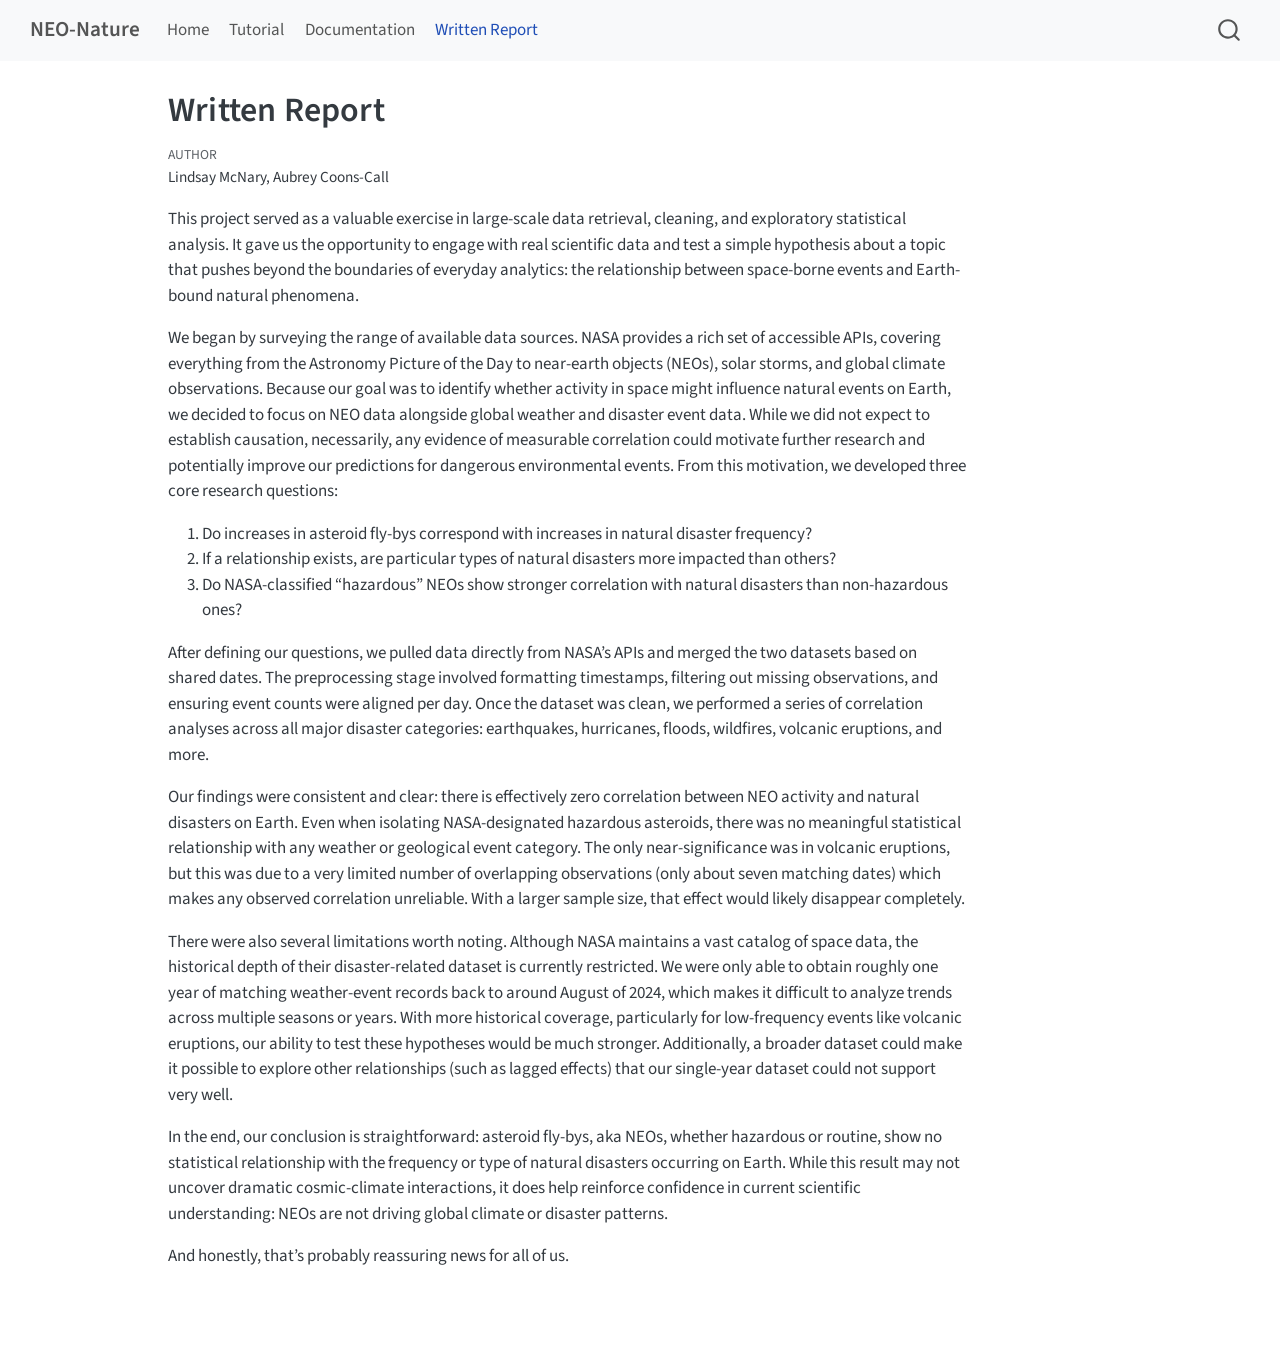
<file: docs/WrittenReport.html>
<!DOCTYPE html>
<html xmlns="http://www.w3.org/1999/xhtml" lang="en" xml:lang="en"><head>

<meta charset="utf-8">
<meta name="generator" content="quarto-1.5.57">

<meta name="viewport" content="width=device-width, initial-scale=1.0, user-scalable=yes">

<meta name="author" content="Lindsay McNary, Aubrey Coons-Call">

<title>Written Report – NEO-Nature</title>
<style>
code{white-space: pre-wrap;}
span.smallcaps{font-variant: small-caps;}
div.columns{display: flex; gap: min(4vw, 1.5em);}
div.column{flex: auto; overflow-x: auto;}
div.hanging-indent{margin-left: 1.5em; text-indent: -1.5em;}
ul.task-list{list-style: none;}
ul.task-list li input[type="checkbox"] {
  width: 0.8em;
  margin: 0 0.8em 0.2em -1em; /* quarto-specific, see https://github.com/quarto-dev/quarto-cli/issues/4556 */ 
  vertical-align: middle;
}
</style>


<script src="site_libs/quarto-nav/quarto-nav.js"></script>
<script src="site_libs/quarto-nav/headroom.min.js"></script>
<script src="site_libs/clipboard/clipboard.min.js"></script>
<script src="site_libs/quarto-search/autocomplete.umd.js"></script>
<script src="site_libs/quarto-search/fuse.min.js"></script>
<script src="site_libs/quarto-search/quarto-search.js"></script>
<meta name="quarto:offset" content="./">
<script src="site_libs/quarto-html/quarto.js"></script>
<script src="site_libs/quarto-html/popper.min.js"></script>
<script src="site_libs/quarto-html/tippy.umd.min.js"></script>
<script src="site_libs/quarto-html/anchor.min.js"></script>
<link href="site_libs/quarto-html/tippy.css" rel="stylesheet">
<link href="site_libs/quarto-html/quarto-syntax-highlighting.css" rel="stylesheet" id="quarto-text-highlighting-styles">
<script src="site_libs/bootstrap/bootstrap.min.js"></script>
<link href="site_libs/bootstrap/bootstrap-icons.css" rel="stylesheet">
<link href="site_libs/bootstrap/bootstrap.min.css" rel="stylesheet" id="quarto-bootstrap" data-mode="light">
<script id="quarto-search-options" type="application/json">{
  "location": "navbar",
  "copy-button": false,
  "collapse-after": 3,
  "panel-placement": "end",
  "type": "overlay",
  "limit": 50,
  "keyboard-shortcut": [
    "f",
    "/",
    "s"
  ],
  "show-item-context": false,
  "language": {
    "search-no-results-text": "No results",
    "search-matching-documents-text": "matching documents",
    "search-copy-link-title": "Copy link to search",
    "search-hide-matches-text": "Hide additional matches",
    "search-more-match-text": "more match in this document",
    "search-more-matches-text": "more matches in this document",
    "search-clear-button-title": "Clear",
    "search-text-placeholder": "",
    "search-detached-cancel-button-title": "Cancel",
    "search-submit-button-title": "Submit",
    "search-label": "Search"
  }
}</script>


<link rel="stylesheet" href="styles.css">
</head>

<body class="nav-fixed">

<div id="quarto-search-results"></div>
  <header id="quarto-header" class="headroom fixed-top">
    <nav class="navbar navbar-expand-lg " data-bs-theme="dark">
      <div class="navbar-container container-fluid">
      <div class="navbar-brand-container mx-auto">
    <a class="navbar-brand" href="./index.html">
    <span class="navbar-title">NEO-Nature</span>
    </a>
  </div>
            <div id="quarto-search" class="" title="Search"></div>
          <button class="navbar-toggler" type="button" data-bs-toggle="collapse" data-bs-target="#navbarCollapse" aria-controls="navbarCollapse" role="menu" aria-expanded="false" aria-label="Toggle navigation" onclick="if (window.quartoToggleHeadroom) { window.quartoToggleHeadroom(); }">
  <span class="navbar-toggler-icon"></span>
</button>
          <div class="collapse navbar-collapse" id="navbarCollapse">
            <ul class="navbar-nav navbar-nav-scroll me-auto">
  <li class="nav-item">
    <a class="nav-link" href="./index.html"> 
<span class="menu-text">Home</span></a>
  </li>  
  <li class="nav-item">
    <a class="nav-link" href="./Tutorial.html"> 
<span class="menu-text">Tutorial</span></a>
  </li>  
  <li class="nav-item">
    <a class="nav-link" href="./Documentation.html"> 
<span class="menu-text">Documentation</span></a>
  </li>  
  <li class="nav-item">
    <a class="nav-link active" href="./WrittenReport.html" aria-current="page"> 
<span class="menu-text">Written Report</span></a>
  </li>  
</ul>
          </div> <!-- /navcollapse -->
            <div class="quarto-navbar-tools">
</div>
      </div> <!-- /container-fluid -->
    </nav>
</header>
<!-- content -->
<div id="quarto-content" class="quarto-container page-columns page-rows-contents page-layout-article page-navbar">
<!-- sidebar -->
<!-- margin-sidebar -->
    <div id="quarto-margin-sidebar" class="sidebar margin-sidebar zindex-bottom">
        
    </div>
<!-- main -->
<main class="content" id="quarto-document-content">

<header id="title-block-header" class="quarto-title-block default">
<div class="quarto-title">
<h1 class="title">Written Report</h1>
</div>



<div class="quarto-title-meta">

    <div>
    <div class="quarto-title-meta-heading">Author</div>
    <div class="quarto-title-meta-contents">
             <p>Lindsay McNary, Aubrey Coons-Call </p>
          </div>
  </div>
    
  
    
  </div>
  


</header>


<p>This project served as a valuable exercise in large-scale data retrieval, cleaning, and exploratory statistical analysis. It gave us the opportunity to engage with real scientific data and test a simple hypothesis about a topic that pushes beyond the boundaries of everyday analytics: the relationship between space-borne events and Earth-bound natural phenomena.</p>
<p>We began by surveying the range of available data sources. NASA provides a rich set of accessible APIs, covering everything from the Astronomy Picture of the Day to near-earth objects (NEOs), solar storms, and global climate observations. Because our goal was to identify whether activity in space might influence natural events on Earth, we decided to focus on NEO data alongside global weather and disaster event data. While we did not expect to establish causation, necessarily, any evidence of measurable correlation could motivate further research and potentially improve our predictions for dangerous environmental events. From this motivation, we developed three core research questions:</p>
<ol type="1">
<li>Do increases in asteroid fly-bys correspond with increases in natural disaster frequency?</li>
<li>If a relationship exists, are particular types of natural disasters more impacted than others?</li>
<li>Do NASA-classified “hazardous” NEOs show stronger correlation with natural disasters than non-hazardous ones?</li>
</ol>
<p>After defining our questions, we pulled data directly from NASA’s APIs and merged the two datasets based on shared dates. The preprocessing stage involved formatting timestamps, filtering out missing observations, and ensuring event counts were aligned per day. Once the dataset was clean, we performed a series of correlation analyses across all major disaster categories: earthquakes, hurricanes, floods, wildfires, volcanic eruptions, and more.</p>
<p>Our findings were consistent and clear: there is effectively zero correlation between NEO activity and natural disasters on Earth. Even when isolating NASA-designated hazardous asteroids, there was no meaningful statistical relationship with any weather or geological event category. The only near-significance was in volcanic eruptions, but this was due to a very limited number of overlapping observations (only about seven matching dates) which makes any observed correlation unreliable. With a larger sample size, that effect would likely disappear completely.</p>
<p>There were also several limitations worth noting. Although NASA maintains a vast catalog of space data, the historical depth of their disaster-related dataset is currently restricted. We were only able to obtain roughly one year of matching weather-event records back to around August of 2024, which makes it difficult to analyze trends across multiple seasons or years. With more historical coverage, particularly for low-frequency events like volcanic eruptions, our ability to test these hypotheses would be much stronger. Additionally, a broader dataset could make it possible to explore other relationships (such as lagged effects) that our single-year dataset could not support very well.</p>
<p>In the end, our conclusion is straightforward: asteroid fly-bys, aka NEOs, whether hazardous or routine, show no statistical relationship with the frequency or type of natural disasters occurring on Earth. While this result may not uncover dramatic cosmic-climate interactions, it does help reinforce confidence in current scientific understanding: NEOs are not driving global climate or disaster patterns.</p>
<p>And honestly, that’s probably reassuring news for all of us.</p>



</main> <!-- /main -->
<script id="quarto-html-after-body" type="application/javascript">
window.document.addEventListener("DOMContentLoaded", function (event) {
  const toggleBodyColorMode = (bsSheetEl) => {
    const mode = bsSheetEl.getAttribute("data-mode");
    const bodyEl = window.document.querySelector("body");
    if (mode === "dark") {
      bodyEl.classList.add("quarto-dark");
      bodyEl.classList.remove("quarto-light");
    } else {
      bodyEl.classList.add("quarto-light");
      bodyEl.classList.remove("quarto-dark");
    }
  }
  const toggleBodyColorPrimary = () => {
    const bsSheetEl = window.document.querySelector("link#quarto-bootstrap");
    if (bsSheetEl) {
      toggleBodyColorMode(bsSheetEl);
    }
  }
  toggleBodyColorPrimary();  
  const icon = "";
  const anchorJS = new window.AnchorJS();
  anchorJS.options = {
    placement: 'right',
    icon: icon
  };
  anchorJS.add('.anchored');
  const isCodeAnnotation = (el) => {
    for (const clz of el.classList) {
      if (clz.startsWith('code-annotation-')) {                     
        return true;
      }
    }
    return false;
  }
  const onCopySuccess = function(e) {
    // button target
    const button = e.trigger;
    // don't keep focus
    button.blur();
    // flash "checked"
    button.classList.add('code-copy-button-checked');
    var currentTitle = button.getAttribute("title");
    button.setAttribute("title", "Copied!");
    let tooltip;
    if (window.bootstrap) {
      button.setAttribute("data-bs-toggle", "tooltip");
      button.setAttribute("data-bs-placement", "left");
      button.setAttribute("data-bs-title", "Copied!");
      tooltip = new bootstrap.Tooltip(button, 
        { trigger: "manual", 
          customClass: "code-copy-button-tooltip",
          offset: [0, -8]});
      tooltip.show();    
    }
    setTimeout(function() {
      if (tooltip) {
        tooltip.hide();
        button.removeAttribute("data-bs-title");
        button.removeAttribute("data-bs-toggle");
        button.removeAttribute("data-bs-placement");
      }
      button.setAttribute("title", currentTitle);
      button.classList.remove('code-copy-button-checked');
    }, 1000);
    // clear code selection
    e.clearSelection();
  }
  const getTextToCopy = function(trigger) {
      const codeEl = trigger.previousElementSibling.cloneNode(true);
      for (const childEl of codeEl.children) {
        if (isCodeAnnotation(childEl)) {
          childEl.remove();
        }
      }
      return codeEl.innerText;
  }
  const clipboard = new window.ClipboardJS('.code-copy-button:not([data-in-quarto-modal])', {
    text: getTextToCopy
  });
  clipboard.on('success', onCopySuccess);
  if (window.document.getElementById('quarto-embedded-source-code-modal')) {
    // For code content inside modals, clipBoardJS needs to be initialized with a container option
    // TODO: Check when it could be a function (https://github.com/zenorocha/clipboard.js/issues/860)
    const clipboardModal = new window.ClipboardJS('.code-copy-button[data-in-quarto-modal]', {
      text: getTextToCopy,
      container: window.document.getElementById('quarto-embedded-source-code-modal')
    });
    clipboardModal.on('success', onCopySuccess);
  }
    var localhostRegex = new RegExp(/^(?:http|https):\/\/localhost\:?[0-9]*\//);
    var mailtoRegex = new RegExp(/^mailto:/);
      var filterRegex = new RegExp('/' + window.location.host + '/');
    var isInternal = (href) => {
        return filterRegex.test(href) || localhostRegex.test(href) || mailtoRegex.test(href);
    }
    // Inspect non-navigation links and adorn them if external
 	var links = window.document.querySelectorAll('a[href]:not(.nav-link):not(.navbar-brand):not(.toc-action):not(.sidebar-link):not(.sidebar-item-toggle):not(.pagination-link):not(.no-external):not([aria-hidden]):not(.dropdown-item):not(.quarto-navigation-tool):not(.about-link)');
    for (var i=0; i<links.length; i++) {
      const link = links[i];
      if (!isInternal(link.href)) {
        // undo the damage that might have been done by quarto-nav.js in the case of
        // links that we want to consider external
        if (link.dataset.originalHref !== undefined) {
          link.href = link.dataset.originalHref;
        }
      }
    }
  function tippyHover(el, contentFn, onTriggerFn, onUntriggerFn) {
    const config = {
      allowHTML: true,
      maxWidth: 500,
      delay: 100,
      arrow: false,
      appendTo: function(el) {
          return el.parentElement;
      },
      interactive: true,
      interactiveBorder: 10,
      theme: 'quarto',
      placement: 'bottom-start',
    };
    if (contentFn) {
      config.content = contentFn;
    }
    if (onTriggerFn) {
      config.onTrigger = onTriggerFn;
    }
    if (onUntriggerFn) {
      config.onUntrigger = onUntriggerFn;
    }
    window.tippy(el, config); 
  }
  const noterefs = window.document.querySelectorAll('a[role="doc-noteref"]');
  for (var i=0; i<noterefs.length; i++) {
    const ref = noterefs[i];
    tippyHover(ref, function() {
      // use id or data attribute instead here
      let href = ref.getAttribute('data-footnote-href') || ref.getAttribute('href');
      try { href = new URL(href).hash; } catch {}
      const id = href.replace(/^#\/?/, "");
      const note = window.document.getElementById(id);
      if (note) {
        return note.innerHTML;
      } else {
        return "";
      }
    });
  }
  const xrefs = window.document.querySelectorAll('a.quarto-xref');
  const processXRef = (id, note) => {
    // Strip column container classes
    const stripColumnClz = (el) => {
      el.classList.remove("page-full", "page-columns");
      if (el.children) {
        for (const child of el.children) {
          stripColumnClz(child);
        }
      }
    }
    stripColumnClz(note)
    if (id === null || id.startsWith('sec-')) {
      // Special case sections, only their first couple elements
      const container = document.createElement("div");
      if (note.children && note.children.length > 2) {
        container.appendChild(note.children[0].cloneNode(true));
        for (let i = 1; i < note.children.length; i++) {
          const child = note.children[i];
          if (child.tagName === "P" && child.innerText === "") {
            continue;
          } else {
            container.appendChild(child.cloneNode(true));
            break;
          }
        }
        if (window.Quarto?.typesetMath) {
          window.Quarto.typesetMath(container);
        }
        return container.innerHTML
      } else {
        if (window.Quarto?.typesetMath) {
          window.Quarto.typesetMath(note);
        }
        return note.innerHTML;
      }
    } else {
      // Remove any anchor links if they are present
      const anchorLink = note.querySelector('a.anchorjs-link');
      if (anchorLink) {
        anchorLink.remove();
      }
      if (window.Quarto?.typesetMath) {
        window.Quarto.typesetMath(note);
      }
      // TODO in 1.5, we should make sure this works without a callout special case
      if (note.classList.contains("callout")) {
        return note.outerHTML;
      } else {
        return note.innerHTML;
      }
    }
  }
  for (var i=0; i<xrefs.length; i++) {
    const xref = xrefs[i];
    tippyHover(xref, undefined, function(instance) {
      instance.disable();
      let url = xref.getAttribute('href');
      let hash = undefined; 
      if (url.startsWith('#')) {
        hash = url;
      } else {
        try { hash = new URL(url).hash; } catch {}
      }
      if (hash) {
        const id = hash.replace(/^#\/?/, "");
        const note = window.document.getElementById(id);
        if (note !== null) {
          try {
            const html = processXRef(id, note.cloneNode(true));
            instance.setContent(html);
          } finally {
            instance.enable();
            instance.show();
          }
        } else {
          // See if we can fetch this
          fetch(url.split('#')[0])
          .then(res => res.text())
          .then(html => {
            const parser = new DOMParser();
            const htmlDoc = parser.parseFromString(html, "text/html");
            const note = htmlDoc.getElementById(id);
            if (note !== null) {
              const html = processXRef(id, note);
              instance.setContent(html);
            } 
          }).finally(() => {
            instance.enable();
            instance.show();
          });
        }
      } else {
        // See if we can fetch a full url (with no hash to target)
        // This is a special case and we should probably do some content thinning / targeting
        fetch(url)
        .then(res => res.text())
        .then(html => {
          const parser = new DOMParser();
          const htmlDoc = parser.parseFromString(html, "text/html");
          const note = htmlDoc.querySelector('main.content');
          if (note !== null) {
            // This should only happen for chapter cross references
            // (since there is no id in the URL)
            // remove the first header
            if (note.children.length > 0 && note.children[0].tagName === "HEADER") {
              note.children[0].remove();
            }
            const html = processXRef(null, note);
            instance.setContent(html);
          } 
        }).finally(() => {
          instance.enable();
          instance.show();
        });
      }
    }, function(instance) {
    });
  }
      let selectedAnnoteEl;
      const selectorForAnnotation = ( cell, annotation) => {
        let cellAttr = 'data-code-cell="' + cell + '"';
        let lineAttr = 'data-code-annotation="' +  annotation + '"';
        const selector = 'span[' + cellAttr + '][' + lineAttr + ']';
        return selector;
      }
      const selectCodeLines = (annoteEl) => {
        const doc = window.document;
        const targetCell = annoteEl.getAttribute("data-target-cell");
        const targetAnnotation = annoteEl.getAttribute("data-target-annotation");
        const annoteSpan = window.document.querySelector(selectorForAnnotation(targetCell, targetAnnotation));
        const lines = annoteSpan.getAttribute("data-code-lines").split(",");
        const lineIds = lines.map((line) => {
          return targetCell + "-" + line;
        })
        let top = null;
        let height = null;
        let parent = null;
        if (lineIds.length > 0) {
            //compute the position of the single el (top and bottom and make a div)
            const el = window.document.getElementById(lineIds[0]);
            top = el.offsetTop;
            height = el.offsetHeight;
            parent = el.parentElement.parentElement;
          if (lineIds.length > 1) {
            const lastEl = window.document.getElementById(lineIds[lineIds.length - 1]);
            const bottom = lastEl.offsetTop + lastEl.offsetHeight;
            height = bottom - top;
          }
          if (top !== null && height !== null && parent !== null) {
            // cook up a div (if necessary) and position it 
            let div = window.document.getElementById("code-annotation-line-highlight");
            if (div === null) {
              div = window.document.createElement("div");
              div.setAttribute("id", "code-annotation-line-highlight");
              div.style.position = 'absolute';
              parent.appendChild(div);
            }
            div.style.top = top - 2 + "px";
            div.style.height = height + 4 + "px";
            div.style.left = 0;
            let gutterDiv = window.document.getElementById("code-annotation-line-highlight-gutter");
            if (gutterDiv === null) {
              gutterDiv = window.document.createElement("div");
              gutterDiv.setAttribute("id", "code-annotation-line-highlight-gutter");
              gutterDiv.style.position = 'absolute';
              const codeCell = window.document.getElementById(targetCell);
              const gutter = codeCell.querySelector('.code-annotation-gutter');
              gutter.appendChild(gutterDiv);
            }
            gutterDiv.style.top = top - 2 + "px";
            gutterDiv.style.height = height + 4 + "px";
          }
          selectedAnnoteEl = annoteEl;
        }
      };
      const unselectCodeLines = () => {
        const elementsIds = ["code-annotation-line-highlight", "code-annotation-line-highlight-gutter"];
        elementsIds.forEach((elId) => {
          const div = window.document.getElementById(elId);
          if (div) {
            div.remove();
          }
        });
        selectedAnnoteEl = undefined;
      };
        // Handle positioning of the toggle
    window.addEventListener(
      "resize",
      throttle(() => {
        elRect = undefined;
        if (selectedAnnoteEl) {
          selectCodeLines(selectedAnnoteEl);
        }
      }, 10)
    );
    function throttle(fn, ms) {
    let throttle = false;
    let timer;
      return (...args) => {
        if(!throttle) { // first call gets through
            fn.apply(this, args);
            throttle = true;
        } else { // all the others get throttled
            if(timer) clearTimeout(timer); // cancel #2
            timer = setTimeout(() => {
              fn.apply(this, args);
              timer = throttle = false;
            }, ms);
        }
      };
    }
      // Attach click handler to the DT
      const annoteDls = window.document.querySelectorAll('dt[data-target-cell]');
      for (const annoteDlNode of annoteDls) {
        annoteDlNode.addEventListener('click', (event) => {
          const clickedEl = event.target;
          if (clickedEl !== selectedAnnoteEl) {
            unselectCodeLines();
            const activeEl = window.document.querySelector('dt[data-target-cell].code-annotation-active');
            if (activeEl) {
              activeEl.classList.remove('code-annotation-active');
            }
            selectCodeLines(clickedEl);
            clickedEl.classList.add('code-annotation-active');
          } else {
            // Unselect the line
            unselectCodeLines();
            clickedEl.classList.remove('code-annotation-active');
          }
        });
      }
  const findCites = (el) => {
    const parentEl = el.parentElement;
    if (parentEl) {
      const cites = parentEl.dataset.cites;
      if (cites) {
        return {
          el,
          cites: cites.split(' ')
        };
      } else {
        return findCites(el.parentElement)
      }
    } else {
      return undefined;
    }
  };
  var bibliorefs = window.document.querySelectorAll('a[role="doc-biblioref"]');
  for (var i=0; i<bibliorefs.length; i++) {
    const ref = bibliorefs[i];
    const citeInfo = findCites(ref);
    if (citeInfo) {
      tippyHover(citeInfo.el, function() {
        var popup = window.document.createElement('div');
        citeInfo.cites.forEach(function(cite) {
          var citeDiv = window.document.createElement('div');
          citeDiv.classList.add('hanging-indent');
          citeDiv.classList.add('csl-entry');
          var biblioDiv = window.document.getElementById('ref-' + cite);
          if (biblioDiv) {
            citeDiv.innerHTML = biblioDiv.innerHTML;
          }
          popup.appendChild(citeDiv);
        });
        return popup.innerHTML;
      });
    }
  }
});
</script>
</div> <!-- /content -->




</body></html>
</file>
<file: docs/site_libs/quarto-html/tippy.css>
.tippy-box[data-animation=fade][data-state=hidden]{opacity:0}[data-tippy-root]{max-width:calc(100vw - 10px)}.tippy-box{position:relative;background-color:#333;color:#fff;border-radius:4px;font-size:14px;line-height:1.4;white-space:normal;outline:0;transition-property:transform,visibility,opacity}.tippy-box[data-placement^=top]>.tippy-arrow{bottom:0}.tippy-box[data-placement^=top]>.tippy-arrow:before{bottom:-7px;left:0;border-width:8px 8px 0;border-top-color:initial;transform-origin:center top}.tippy-box[data-placement^=bottom]>.tippy-arrow{top:0}.tippy-box[data-placement^=bottom]>.tippy-arrow:before{top:-7px;left:0;border-width:0 8px 8px;border-bottom-color:initial;transform-origin:center bottom}.tippy-box[data-placement^=left]>.tippy-arrow{right:0}.tippy-box[data-placement^=left]>.tippy-arrow:before{border-width:8px 0 8px 8px;border-left-color:initial;right:-7px;transform-origin:center left}.tippy-box[data-placement^=right]>.tippy-arrow{left:0}.tippy-box[data-placement^=right]>.tippy-arrow:before{left:-7px;border-width:8px 8px 8px 0;border-right-color:initial;transform-origin:center right}.tippy-box[data-inertia][data-state=visible]{transition-timing-function:cubic-bezier(.54,1.5,.38,1.11)}.tippy-arrow{width:16px;height:16px;color:#333}.tippy-arrow:before{content:"";position:absolute;border-color:transparent;border-style:solid}.tippy-content{position:relative;padding:5px 9px;z-index:1}
</file>
<file: docs/site_libs/quarto-html/quarto-syntax-highlighting.css>
/* quarto syntax highlight colors */
:root {
  --quarto-hl-ot-color: #003B4F;
  --quarto-hl-at-color: #657422;
  --quarto-hl-ss-color: #20794D;
  --quarto-hl-an-color: #5E5E5E;
  --quarto-hl-fu-color: #4758AB;
  --quarto-hl-st-color: #20794D;
  --quarto-hl-cf-color: #003B4F;
  --quarto-hl-op-color: #5E5E5E;
  --quarto-hl-er-color: #AD0000;
  --quarto-hl-bn-color: #AD0000;
  --quarto-hl-al-color: #AD0000;
  --quarto-hl-va-color: #111111;
  --quarto-hl-bu-color: inherit;
  --quarto-hl-ex-color: inherit;
  --quarto-hl-pp-color: #AD0000;
  --quarto-hl-in-color: #5E5E5E;
  --quarto-hl-vs-color: #20794D;
  --quarto-hl-wa-color: #5E5E5E;
  --quarto-hl-do-color: #5E5E5E;
  --quarto-hl-im-color: #00769E;
  --quarto-hl-ch-color: #20794D;
  --quarto-hl-dt-color: #AD0000;
  --quarto-hl-fl-color: #AD0000;
  --quarto-hl-co-color: #5E5E5E;
  --quarto-hl-cv-color: #5E5E5E;
  --quarto-hl-cn-color: #8f5902;
  --quarto-hl-sc-color: #5E5E5E;
  --quarto-hl-dv-color: #AD0000;
  --quarto-hl-kw-color: #003B4F;
}

/* other quarto variables */
:root {
  --quarto-font-monospace: SFMono-Regular, Menlo, Monaco, Consolas, "Liberation Mono", "Courier New", monospace;
}

pre > code.sourceCode > span {
  color: #003B4F;
}

code span {
  color: #003B4F;
}

code.sourceCode > span {
  color: #003B4F;
}

div.sourceCode,
div.sourceCode pre.sourceCode {
  color: #003B4F;
}

code span.ot {
  color: #003B4F;
  font-style: inherit;
}

code span.at {
  color: #657422;
  font-style: inherit;
}

code span.ss {
  color: #20794D;
  font-style: inherit;
}

code span.an {
  color: #5E5E5E;
  font-style: inherit;
}

code span.fu {
  color: #4758AB;
  font-style: inherit;
}

code span.st {
  color: #20794D;
  font-style: inherit;
}

code span.cf {
  color: #003B4F;
  font-weight: bold;
  font-style: inherit;
}

code span.op {
  color: #5E5E5E;
  font-style: inherit;
}

code span.er {
  color: #AD0000;
  font-style: inherit;
}

code span.bn {
  color: #AD0000;
  font-style: inherit;
}

code span.al {
  color: #AD0000;
  font-style: inherit;
}

code span.va {
  color: #111111;
  font-style: inherit;
}

code span.bu {
  font-style: inherit;
}

code span.ex {
  font-style: inherit;
}

code span.pp {
  color: #AD0000;
  font-style: inherit;
}

code span.in {
  color: #5E5E5E;
  font-style: inherit;
}

code span.vs {
  color: #20794D;
  font-style: inherit;
}

code span.wa {
  color: #5E5E5E;
  font-style: italic;
}

code span.do {
  color: #5E5E5E;
  font-style: italic;
}

code span.im {
  color: #00769E;
  font-style: inherit;
}

code span.ch {
  color: #20794D;
  font-style: inherit;
}

code span.dt {
  color: #AD0000;
  font-style: inherit;
}

code span.fl {
  color: #AD0000;
  font-style: inherit;
}

code span.co {
  color: #5E5E5E;
  font-style: inherit;
}

code span.cv {
  color: #5E5E5E;
  font-style: italic;
}

code span.cn {
  color: #8f5902;
  font-style: inherit;
}

code span.sc {
  color: #5E5E5E;
  font-style: inherit;
}

code span.dv {
  color: #AD0000;
  font-style: inherit;
}

code span.kw {
  color: #003B4F;
  font-weight: bold;
  font-style: inherit;
}

.prevent-inlining {
  content: "</";
}

/*# sourceMappingURL=debc5d5d77c3f9108843748ff7464032.css.map */
</file>
<file: docs/styles.css>
:root {
  --neo-accent: #2a7f62;
}

a {
  color: var(--neo-accent);
}

.navbar-brand {
  font-weight: 600;
}

.quarto-title-block .title {
  letter-spacing: 0.2px;
}
</file>
